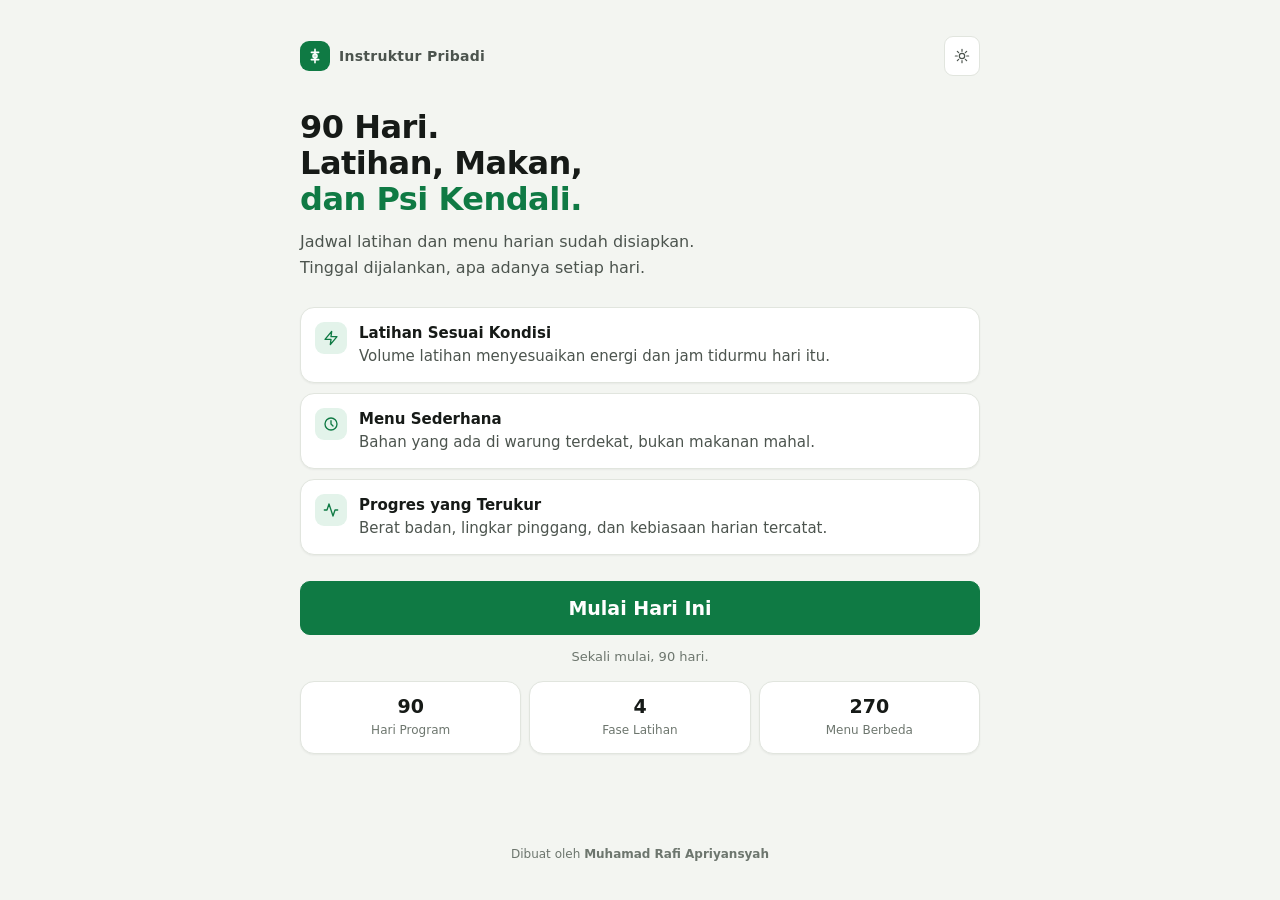
<file: index.html>
<!DOCTYPE html>
<html lang="id">
<head>
<meta charset="UTF-8">
<meta name="viewport" content="width=device-width, initial-scale=1.0, viewport-fit=cover">
<meta name="description" content="Program latihan 90 hari dengan menu harian yang dihitung dari target energi, kondisi tubuh, dan bahan yang kamu hindari. Data disimpan di perangkat sendiri.">
<meta name="theme-color" content="#0f7a44" media="(prefers-color-scheme: light)">
<meta name="theme-color" content="#0b1410" media="(prefers-color-scheme: dark)">
<meta name="color-scheme" content="light dark">
<meta name="apple-mobile-web-app-capable" content="yes">
<meta name="apple-mobile-web-app-status-bar-style" content="default">
<meta name="apple-mobile-web-app-title" content="Instruktur 90">
<link rel="icon" href="data:image/svg+xml,%3Csvg xmlns='http://www.w3.org/2000/svg' viewBox='0 0 24 24'%3E%3Crect width='24' height='24' rx='6' fill='%2300c853'/%3E%3Cpath d='M6.5 6.5h11M6.5 17.5h11M12 4v16' stroke='%23000' stroke-width='2' stroke-linecap='round' fill='none'/%3E%3C/svg%3E">
<meta http-equiv="Cache-Control" content="no-store, must-revalidate">
<title>Instruktur Pribadi 90 Hari</title>
<script>

(function () {
  try {
    var t = localStorage.getItem('ip90_theme');
    if (t !== 'light' && t !== 'dark') {
      t = (window.matchMedia && window.matchMedia('(prefers-color-scheme: dark)').matches) ? 'dark' : 'light';
    }
    document.documentElement.setAttribute('data-theme', t);
  } catch (e) {}
})();
</script>
<link rel="manifest" href="manifest.webmanifest">
<link rel="apple-touch-icon" href="icon-180.png">
<link rel="icon" href="icon-192.png" sizes="192x192">
<link rel="stylesheet" href="style.css?v=12">
</head>
<body>
<a class="skip-link" href="#lp-content">Langsung ke konten utama</a>

<!-- ---------------------------------------- LANDING -->
<div id="screen-la" class="screen active">
  <div class="la-bg"></div>
  <div class="la-grid"></div>
  <div class="la-wrap">

    <!-- Logo -->
    <div class="la-top">
      <div class="la-logo">
        <div class="la-logo-icon">
          <svg viewBox="0 0 24 24"><path d="M12 2v20M6.5 6.5h11M6.5 17.5h11"/><circle cx="12" cy="12" r="3"/></svg>
        </div>
        <span class="la-logo-text">Instruktur Pribadi</span>
      </div>
      <button class="theme-toggle" type="button" onclick="toggleTheme(this)" aria-label="Ganti mode gelap atau terang" title="Ganti tema">
        <span class="theme-toggle-icon"><svg viewBox="0 0 24 24"><circle cx="12" cy="12" r="4"/><path d="M12 2v3M12 19v3M2 12h3M19 12h3M5 5l2 2M17 17l2 2M19 5l-2 2M7 17l-2 2"/></svg></span>
      </button>
    </div>

    <!-- Headline -->
    <h1 class="la-headline">90 Hari.<br>Latihan, Makan,<br><span>dan Psi Kendali.</span></h1>
    <p class="la-sub">Jadwal latihan dan menu harian sudah disiapkan.<br>Tinggal dijalankan, apa adanya setiap hari.</p>

    <!-- Feature list -->
    <div class="la-features">
      <div class="la-feature">
        <div class="la-feature-icon">
          <svg viewBox="0 0 24 24"><path d="M13 2L3 14h9l-1 8 10-12h-9l1-8z"/></svg>
        </div>
        <div class="la-feature-text">
          <strong>Latihan Sesuai Kondisi</strong>
          Volume latihan menyesuaikan energi dan jam tidurmu hari itu.
        </div>
      </div>
      <div class="la-feature">
        <div class="la-feature-icon">
          <svg viewBox="0 0 24 24"><circle cx="12" cy="12" r="9"/><path d="M12 7v5l3 3"/></svg>
        </div>
        <div class="la-feature-text">
          <strong>Menu Sederhana</strong>
          Bahan yang ada di warung terdekat, bukan makanan mahal.
        </div>
      </div>
      <div class="la-feature">
        <div class="la-feature-icon">
          <svg viewBox="0 0 24 24"><polyline points="22 12 18 12 15 21 9 3 6 12 2 12"/></svg>
        </div>
        <div class="la-feature-text">
          <strong>Progres yang Terukur</strong>
          Berat badan, lingkar pinggang, dan kebiasaan harian tercatat.
        </div>
      </div>
    </div>

    <!-- CTA -->
    <div class="la-cta">
      <button class="btn btn-primary btn-full btn-lg" onclick="showScreen('lf')">
        Mulai Hari Ini
      </button>
      <p class="la-tagline">Sekali mulai, 90 hari.</p>
      <div class="la-stats">
        <div class="la-stat"><div class="la-stat-num">90</div><div class="la-stat-label">Hari Program</div></div>
        <div class="la-stat"><div class="la-stat-num">4</div><div class="la-stat-label">Fase Latihan</div></div>
        <div class="la-stat"><div class="la-stat-num">270</div><div class="la-stat-label">Menu Berbeda</div></div>
      </div>
    </div>

    <div class="la-footer">Dibuat oleh <strong>Muhamad Rafi Apriyansyah</strong></div>
  </div>
</div>

<!-- ---------------------------------------- FORM / ONBOARDING -->
<div id="screen-lf" class="screen">
  <div class="lf-wrap">
  
    <div class="lf-header">
      <div class="lf-back" onclick="showScreen('la')">
        <svg viewBox="0 0 24 24"><path d="m15 18-6-6 6-6"/></svg>
      </div>
      <div class="lf-header-text">
        <div class="lf-title">Data Awal</div>
        <div class="lf-subtitle">Isi sekali, program langsung siap</div>
      </div>
      <button class="theme-toggle" type="button" onclick="toggleTheme(this)" aria-label="Ganti mode gelap atau terang" title="Ganti tema">
        <span class="theme-toggle-icon"><svg viewBox="0 0 24 24"><circle cx="12" cy="12" r="4"/><path d="M12 2v3M12 19v3M2 12h3M19 12h3M5 5l2 2M17 17l2 2M19 5l-2 2M7 17l-2 2"/></svg></span>
      </button>
    </div>
  
    <!-- Step navigation -->
    <div class="onboard-steps">
      <div class="onboard-step active" id="os-1" onclick="setStep(1)">
        <div class="onboard-step-circle">1</div>
        <div class="onboard-step-label">Data</div>
      </div>
      <div class="onboard-step" id="os-2" onclick="setStep(2)">
        <div class="onboard-step-circle">2</div>
        <div class="onboard-step-label">Tujuan</div>
      </div>
      <div class="onboard-step" id="os-3" onclick="setStep(3)">
        <div class="onboard-step-circle">3</div>
        <div class="onboard-step-label">Makanan</div>
      </div>
    </div>
    <div class="onboard-nav">
      <button class="btn-btn" onclick="setStep(1)" disabled>1. Data</button>
      <button class="btn-btn" onclick="setStep(2)">2. Tujuan</button>
      <button class="btn-btn" onclick="setStep(3)">3. Makanan</button>
    </div>
    <div id="form-container">
      <!-- Nama -->
      <div class="form-group" data-step="1">
        <label class="form-label">Nama Kamu</label>
        <input type="text" class="form-input" id="f-name" placeholder="Contoh: Andi, Sari, Budi...">
        <div class="form-error-msg" id="err-name">
          <svg viewBox="0 0 24 24"><circle cx="12" cy="12" r="10"/><path d="M12 8v4m0 4h.01"/></svg>
          Masukkan namamu dulu.
        </div>
      </div>

      <!-- Berat & Target -->
      <div class="form-row">
        <div class="form-group" data-step="1">
          <label class="form-label">Berat Badan (kg)</label>
          <input type="number" class="form-input" id="f-weight" placeholder="70" min="30" max="200" oninput="checkWeightSafety()">
          <div class="form-error-msg" id="err-weight">
            <svg viewBox="0 0 24 24"><circle cx="12" cy="12" r="10"/><path d="M12 8v4m0 4h.01"/></svg>
            30-200 kg
          </div>
        </div>
        <div class="form-group" data-step="1">
          <label class="form-label">Target Berat (kg)</label>
          <input type="number" class="form-input" id="f-target-weight" placeholder="65" min="30" max="200" oninput="checkWeightSafety()">
          <div class="form-error-msg" id="err-target">
            <svg viewBox="0 0 24 24"><circle cx="12" cy="12" r="10"/><path d="M12 8v4m0 4h.01"/></svg>
            Masukkan target berat.
          </div>
        </div>
      </div>

      <div class="form-safety-warning" id="safety-warning">
        Target tidak aman: selisih berat tidak boleh lebih dari 20 kg. Sesuaikan dengan target yang lebih realistis untuk menjaga kesehatan.
      </div>

      <!-- Tinggi & Usia -->
      <div class="form-row">
        <div class="form-group" data-step="1">
          <label class="form-label">Tinggi Badan (cm)</label>
          <input type="number" class="form-input" id="f-height" placeholder="170" min="100" max="250">
          <div class="form-error-msg" id="err-height">
            <svg viewBox="0 0 24 24"><circle cx="12" cy="12" r="10"/><path d="M12 8v4m0 4h.01"/></svg>
            100-250 cm
          </div>
        </div>
        <div class="form-group" data-step="1">
          <label class="form-label">Usia (tahun)</label>
          <input type="number" class="form-input" id="f-age" placeholder="25" min="15" max="80">
          <div class="form-error-msg" id="err-age">
            <svg viewBox="0 0 24 24"><circle cx="12" cy="12" r="10"/><path d="M12 8v4m0 4h.01"/></svg>
            15-80 tahun
          </div>
        </div>
      </div>

      <!-- Jenis Kelamin -->
      <div class="form-group" data-step="1">
        <label class="form-label">Jenis Kelamin</label>
        <select class="form-select" id="f-gender">
          <option value="">Pilih jenis kelamin</option>
          <option value="m">Laki-laki</option>
          <option value="f">Perempuan</option>
        </select>
        <div class="form-error-msg" id="err-gender">
          <svg viewBox="0 0 24 24"><circle cx="12" cy="12" r="10"/><path d="M12 8v4m0 4h.01"/></svg>
          Pilih jenis kelamin.
        </div>
      </div>

      <!-- Aktivitas -->
      <div class="form-group" data-step="1">
        <label class="form-label">Tingkat Aktivitas Sehari-hari</label>
        <select class="form-select" id="f-activity">
          <option value="">Pilih tingkat aktivitas</option>
          <option value="1.2">Tidak aktif, kerja kantoran, jarang gerak</option>
          <option value="1.375">Sedikit aktif, olahraga 1-3x/minggu</option>
          <option value="1.55">Cukup aktif, olahraga 3-5x/minggu</option>
          <option value="1.725">Sangat aktif, olahraga 6-7x/minggu</option>
        </select>
        <div class="form-error-msg" id="err-activity">
          <svg viewBox="0 0 24 24"><circle cx="12" cy="12" r="10"/><path d="M12 8v4m0 4h.01"/></svg>
          Pilih tingkat aktivitas.
        </div>
      </div>

      <!-- Tujuan -->
      <div class="form-group" data-step="2">
        <label class="form-label">Tujuan Utama</label>
        <div class="form-goal-grid">
          <div class="form-goal-btn" onclick="selectGoal(this,'lose')">
            <div class="form-goal-icon">
              <svg viewBox="0 0 24 24"><path d="M12 19V5M5 12l7-7 7 7"/></svg>
            </div>
            <div class="form-goal-name">Turun</div>
            <div class="form-goal-desc">Di bawah kebutuhan</div>
          </div>
          <div class="form-goal-btn" onclick="selectGoal(this,'maintain')">
            <div class="form-goal-icon">
              <svg viewBox="0 0 24 24"><path d="M5 12h14M12 5l7 7-7 7"/></svg>
            </div>
            <div class="form-goal-name">Jaga</div>
            <div class="form-goal-desc">Sesuai kebutuhan</div>
          </div>
          <div class="form-goal-btn" onclick="selectGoal(this,'gain')">
            <div class="form-goal-icon">
              <svg viewBox="0 0 24 24"><path d="M12 5v14M5 12l7 7 7-7"/></svg>
            </div>
            <div class="form-goal-name">Naik</div>
            <div class="form-goal-desc">Di atas kebutuhan</div>
          </div>
        </div>
        <div class="form-error-msg" id="err-goal">
          <svg viewBox="0 0 24 24"><circle cx="12" cy="12" r="10"/><path d="M12 8v4m0 4h.01"/></svg>
          Pilih tujuanmu dulu.
        </div>
      </div>

      <!-- Makanan dihindari -->
      <div class="form-group" data-step="3">
        <label class="form-label">Makanan yang Ingin Dihindari <span>(opsional)</span></label>

        <div class="dislike-section-label">Protein</div>
        <div class="dislike-grid">
          <div class="dislike-chip" data-dislike="ayam" onclick="toggleDislike(this)">
            <span class="dislike-chip-icon">
              <svg viewBox="0 0 24 24"><path d="M20.84 4.61a5.5 5.5 0 0 0-7.78 0L12 5.67l-1.06-1.06a5.5 5.5 0 0 0-7.78 7.78l1.06 1.06L12 21.23l7.78-7.78 1.06-1.06a5.5 5.5 0 0 0 0-7.78z"/></svg>
            </span>
            <span class="dislike-chip-label">Ayam</span>
            <span class="dislike-chip-check">✓</span>
          </div>
          <div class="dislike-chip" data-dislike="telur" onclick="toggleDislike(this)">
            <span class="dislike-chip-icon">
              <svg viewBox="0 0 24 24"><ellipse cx="12" cy="13" rx="6" ry="8"/></svg>
            </span>
            <span class="dislike-chip-label">Telur</span>
            <span class="dislike-chip-check">✓</span>
          </div>
          <div class="dislike-chip" data-dislike="ikan" onclick="toggleDislike(this)">
            <span class="dislike-chip-icon">
              <svg viewBox="0 0 24 24"><path d="M18 10c-3.87 0-7 3.13-7 7h7V10zM6 10c3.87 0 7 3.13 7 7H6V10z"/><circle cx="12" cy="7" r="3"/></svg>
            </span>
            <span class="dislike-chip-label">Ikan</span>
            <span class="dislike-chip-check">✓</span>
          </div>
          <div class="dislike-chip" data-dislike="tempe" onclick="toggleDislike(this)">
            <span class="dislike-chip-icon">
              <svg viewBox="0 0 24 24"><rect x="3" y="8" width="18" height="8" rx="2"/><path d="M7 8V6M12 8V6M17 8V6"/></svg>
            </span>
            <span class="dislike-chip-label">Tempe</span>
            <span class="dislike-chip-check">✓</span>
          </div>
          <div class="dislike-chip" data-dislike="tahu" onclick="toggleDislike(this)">
            <span class="dislike-chip-icon">
              <svg viewBox="0 0 24 24"><rect x="4" y="4" width="16" height="16" rx="2"/></svg>
            </span>
            <span class="dislike-chip-label">Tahu</span>
            <span class="dislike-chip-check">✓</span>
          </div>
        </div>

        <div class="dislike-section-label dislike-mt">Karbohidrat</div>
        <div class="dislike-grid">
          <div class="dislike-chip" data-dislike="nasi" onclick="toggleDislike(this)">
            <span class="dislike-chip-icon">
              <svg viewBox="0 0 24 24"><path d="M3 11c0-4 3-7 9-7s9 3 9 7"/><path d="M3 11c0 5 4 8 9 8s9-3 9-8"/></svg>
            </span>
            <span class="dislike-chip-label">Nasi</span>
            <span class="dislike-chip-check">✓</span>
          </div>
          <div class="dislike-chip" data-dislike="mie instan" onclick="toggleDislike(this)">
            <span class="dislike-chip-icon">
              <svg viewBox="0 0 24 24"><path d="M5 12c0-2.8 2.2-5 5-5s5 2.2 5 5-2.2 5-5 5"/><path d="M15 12c0-2.8 2.2-5 5-5"/></svg>
            </span>
            <span class="dislike-chip-label">Mie Instan</span>
            <span class="dislike-chip-check">✓</span>
          </div>
        </div>

        <div class="dislike-section-label dislike-mt">Lainnya</div>
        <div class="dislike-grid">
          <div class="dislike-chip" data-dislike="gorengan" onclick="toggleDislike(this)">
            <span class="dislike-chip-icon">
              <svg viewBox="0 0 24 24"><path d="M4 20h16M8 20V9a4 4 0 0 1 8 0v11"/></svg>
            </span>
            <span class="dislike-chip-label">Gorengan</span>
            <span class="dislike-chip-check">✓</span>
          </div>
          <div class="dislike-chip" data-dislike="susu" onclick="toggleDislike(this)">
            <span class="dislike-chip-icon">
              <svg viewBox="0 0 24 24"><path d="M8 2h8l1 5H7L8 2z"/><path d="M7 7v12a2 2 0 0 0 2 2h6a2 2 0 0 0 2-2V7"/></svg>
            </span>
            <span class="dislike-chip-label">Susu</span>
            <span class="dislike-chip-check">✓</span>
          </div>
        </div>

        <div class="dislike-notice" id="dislike-notice" style="display:none;">
          Bahan yang dipilih tidak akan muncul selama 90 hari.
        </div>
        <div class="form-hint">Pilih bahan yang ingin dihindari, menu akan otomatis disesuaikan.</div>
      </div>

      <div class="lf-next-wrap" id="lf-next-wrap">
        <button class="btn btn-primary btn-full btn-lg" onclick="nextStep()">
          Lanjut &rarr;
        </button>
      </div>

      <div class="lf-submit-wrap">
        <button class="btn btn-primary btn-full btn-lg" id="submit-btn" onclick="handleFormSubmit()">
          Buat Program Saya
        </button>
      </div>
    </div>
  </div>
</div>

<!-- ---------------------------------------- HOME -->
<div id="screen-lh" class="screen">
  <div class="lh-wrap">
    <div class="lh-top">
      <div class="lh-logo-sm">90 Hari</div>
      <div class="lh-top-actions">
        <button class="theme-toggle" type="button" onclick="toggleTheme(this)" aria-label="Ganti mode gelap atau terang" title="Ganti tema">
          <span class="theme-toggle-icon"><svg viewBox="0 0 24 24"><circle cx="12" cy="12" r="4"/><path d="M12 2v3M12 19v3M2 12h3M19 12h3M5 5l2 2M17 17l2 2M19 5l-2 2M7 17l-2 2"/></svg></span>
        </button>
        <button class="lh-settings notif-bell" type="button" onclick="toggleNotifPanel(this)" title="Pengingat harian" aria-label="Atur pengingat harian" aria-expanded="false">
          <svg viewBox="0 0 24 24"><path d="M18 8a6 6 0 0 0-12 0c0 7-3 9-3 9h18s-3-2-3-9M13.7 21a2 2 0 0 1-3.4 0"/></svg>
          <span class="notif-dot" id="notif-dot" hidden></span>
        </button>
        <button class="lh-settings" type="button" onclick="showResetModal()" title="Hapus data" aria-label="Hapus semua data">
          <svg viewBox="0 0 24 24"><path d="M3 6h18M8 6V4a1 1 0 0 1 1-1h6a1 1 0 0 1 1 1v2M19 6l-1 14a2 2 0 0 1-2 2H8a2 2 0 0 1-2-2L5 6M10 11v6M14 11v6"/></svg>
        </button>
        <div class="notif-panel" id="notif-panel" hidden>
          <div class="notif-panel-title">Pengingat harian</div>
          <div class="notif-status" id="notif-status">-</div>
          <div class="notif-row">
            <label class="notif-switch">
              <input type="checkbox" id="notif-toggle" onchange="notifToggle(this.checked)">
              <span>Aktifkan</span>
            </label>
          </div>
          <div class="notif-row">
            <label for="notif-time" class="notif-label">Ingatkan pukul</label>
            <input class="notif-time" type="time" id="notif-time" onchange="notifSetJam(this.value)">
          </div>
          <div class="notif-btnrow">
            <button class="notif-btn" type="button" onclick="notifUji()">Coba sekarang</button>
          </div>
          <p class="notif-note">Notifikasi hanya muncul selama tab ini terbuka di peramban. Kalau tab ditutup, pengingat tidak bisa muncul. Begitu tab dibuka lagi, pengingat hari itu tetap dikirim saat itu juga.</p>
        </div>
      </div>
    </div>
    <div id="lh-greet" class="lh-greet">Halo,</div>
    <div id="lh-name" class="lh-name">-</div>
    <div id="lh-day" class="lh-day">Program dimulai hari ini</div>
    <div class="lh-actions">
      <button class="btn btn-primary btn-full btn-lg" onclick="showScreen('lp')" id="lh-main-btn">
        Lanjut Hari Ini
      </button>
      <div class="lh-reset-wrap">
        <button class="lh-reset-btn" onclick="showResetModal()">Mulai ulang program</button>
      </div>
    </div>
    <div class="lh-credit">by Muhamad Rafi Apriyansyah</div>
  </div>
</div>

<!-- ---------------------------------------- PROGRAM -->
<div id="screen-lp" class="screen">
  <div class="lp-inner">

    <!-- Top bar -->
    <div class="lp-topbar">
      <div class="lp-topbar-left">
        <div class="lp-back-btn" onclick="showScreen('lh')">
          <svg viewBox="0 0 24 24"><path d="m15 18-6-6 6-6"/></svg>
        </div>
        <div>
          <div class="lp-topbar-title" id="lp-title">Program Saya</div>
          <div class="lp-topbar-day" id="lp-day-label">Hari ke-1 dari 90</div>
        </div>
      </div>
      <div class="lp-topbar-right">
        <div class="lp-topbar-streak" id="lp-streak">Beruntun 0</div>
        <button class="theme-toggle" type="button" onclick="toggleTheme(this)" aria-label="Ganti mode gelap atau terang" title="Ganti tema">
          <span class="theme-toggle-icon"><svg viewBox="0 0 24 24"><circle cx="12" cy="12" r="4"/><path d="M12 2v3M12 19v3M2 12h3M19 12h3M5 5l2 2M17 17l2 2M19 5l-2 2M7 17l-2 2"/></svg></span>
        </button>
      </div>
    </div>

    <!-- Tab content -->
    <div class="lp-content" id="lp-content">

      <!-- Tab Hari Ini -->
      <div class="tab-pane active" id="tab-dashboard">
        <div class="dash-pad">
          <!-- Mode perawatan: muncul hanya setelah hari ke-90 -->
          <div id="maint-banner" class="maint-banner hidden"></div>
          <!-- Aksi berikutnya: satu kartu, berubah sendiri mengikuti status -->
<div class="dash-now" id="dash-now"></div>

<!-- Tiga angka ringkas. Sisanya ada di rincian bawah -->
<div class="dash-status">
  <div class="dash-status-item">
    <div class="dash-status-val txt-accent" id="dash-cal-total">-</div>
    <div class="dash-status-label">Kalori Menu</div>
  </div>
  <div class="dash-status-item">
    <div class="dash-status-val txt-blue" id="dash-cal-protein">-</div>
    <div class="dash-status-label">Protein</div>
  </div>
  <div class="dash-status-item">
    <div class="dash-status-val" id="dash-day-pct">0%</div>
    <div class="dash-status-label">Progres Hari Ini</div>
  </div>
</div>

<!-- Peringatan keselamatan: tidak pernah dilipat, selalu terlihat -->
<div id="dash-warnings-wrap"></div>

<!-- Rincian. <details> native: bisa dibuka keyboard, tanpa JS. -->
<details class="dash-more">
  <summary class="dash-more-sum">Rincian Hari Ini</summary>
  <div class="dash-more-body">
    <div class="dash-day-hero">
      <div class="dash-day-num" id="dash-day-num">HARI KE-1 DARI 90</div>
      <div class="dash-day-title" id="dash-day-title">Hari Pertama</div>
      <div class="dash-day-phase" id="dash-day-phase">Fase: -</div>
    </div>
    <div id="ux-daily-focus-wrap"></div>
    <div class="dash-intensity-card" id="dash-intensity-card" hidden>
      <div class="dash-intensity-left">
        <div class="dash-intensity-icon">
          <svg viewBox="0 0 24 24"><path d="M13 2L3 14h9l-1 8 10-12h-9l1-8z"/></svg>
        </div>
        <div class="dash-intensity-info">
          <div class="dash-intensity-label">Intensitas Hari Ini</div>
          <div class="dash-intensity-val" id="dash-intensity-val">-</div>
        </div>
      </div>
      <div class="dash-intensity-badge" id="dash-intensity-badge">-</div>
    </div>
    <div class="dash-water-card" id="dash-water-card">
      <div class="dash-water-icon">
        <svg viewBox="0 0 24 24"><path d="M12 2.69l5.66 5.66a8 8 0 1 1-11.31 0z"/></svg>
      </div>
      <div class="dash-water-info">
        <div class="dash-water-title">Target Air Harian</div>
        <div class="dash-water-val" id="dash-water-val">- ml</div>
        <div class="dash-water-hint">30-35 ml x berat badanmu</div>
      </div>
      <div class="water-tracker">
        <div class="water-done">
          <span class="water-done-val" id="water-done-val">0 ml</span>
          <span class="water-done-label" id="water-done-label">dari 0 ml</span>
        </div>
        <div class="water-bar"><div class="water-bar-fill" id="water-bar-fill" style="width:0%"></div></div>
        <div class="water-btns">
          <button class="water-btn" type="button" onclick="tambahAir(250)">+ 250 ml</button>
          <button class="water-btn" type="button" onclick="tambahAir(500)">+ 500 ml</button>
          <button class="water-btn water-btn-ghost" type="button" onclick="resetAir()">Ulangi</button>
        </div>
      </div>
    </div>
    <div class="dash-adapt-notice" id="dash-adapt-notice" hidden>
      <div class="dash-adapt-title">Minggu Adaptasi (Hari 1-7)</div>
      <div class="dash-adapt-list">
        <div class="dash-adapt-item">Kurangi porsi makan secara bertahap, tidak perlu langsung ketat</div>
        <div class="dash-adapt-item">Kurangi gula, hindari minuman manis dan makanan bergula tinggi</div>
        <div class="dash-adapt-item">Hindari makanan yang digoreng deep-fry</div>
      </div>
    </div>
    <div class="dash-sub-label">Komposisi Menu</div>
    <div class="dash-macro-row">
      <div class="dash-macro-item"><div class="dash-macro-v" id="dash-cal-carb">-</div><div class="dash-macro-l">Karbo</div></div>
      <div class="dash-macro-item"><div class="dash-macro-v txt-muted" id="dash-cal-fat">-</div><div class="dash-macro-l">Lemak</div></div>
      <div class="dash-macro-item"><div class="dash-macro-v txt-accent" id="dash-cal-fiber">-</div><div class="dash-macro-l">Serat</div></div>
    </div>
    <div class="dash-progress-section">
      <div class="dash-prog-item">
        <div class="dash-prog-info"><div class="dash-prog-name">Latihan</div></div>
        <div class="dash-prog-bar"><div class="dash-prog-bar-fill" id="prog-workout-bar" style="width:0%"></div></div>
      </div>
      <div class="dash-prog-item">
        <div class="dash-prog-info"><div class="dash-prog-name">Makan (<span id="prog-meal-count">0</span>/5)</div></div>
        <div class="dash-prog-bar"><div class="dash-prog-bar-fill" id="prog-meal-bar" style="width:0%"></div></div>
      </div>
    </div>
    <div class="dash-guide" id="dash-guide">
      <div class="dash-guide-label" id="dash-guide-label">Panduan</div>
      <div class="dash-guide-msg" id="dash-guide-msg">Memuat panduan...</div>
    </div>
    <div class="dash-sub-label">90 Hari Perjalananmu</div>
    <div class="dash-90-section">
      <div class="dash-90-dots" id="dash-90-dots"></div>
    </div>
  </div>
</details>

        </div>
      </div>

      <!-- Latihan Tab -->
      <div class="tab-pane" id="tab-latihan">
        <div class="workout-pad">
          <div id="workout-lock-overlay" class="workout-lock-overlay hidden">
            <div class="lock-icon">
              <svg viewBox="0 0 24 24"><rect x="3" y="11" width="18" height="11" rx="2"/><path d="M7 11V7a5 5 0 0 1 10 0v4"/></svg>
            </div>
            <div class="lock-title">Cek Kondisi Dulu</div>
            <div class="lock-sub">Ceritakan energi dan tidurmu hari ini agar latihan disesuaikan dengan kondisi tubuhmu.</div>
            <button class="btn btn-primary btn-full" onclick="showEnergyModal()">Mulai Latihan</button>
          </div>
          <div class="workout-header">
            <div class="workout-type-badge" id="workout-type-badge"></div>
            <div class="workout-title" id="workout-title">Memuat Latihan...</div>
            <div class="workout-meta" id="workout-meta"></div>
            <div class="workout-time-rec" id="workout-time-rec"></div>
          </div>
          <div class="exercise-list" id="exercise-list"></div>
          <div class="workout-done-wrap" id="workout-done-wrap"></div>
          <div class="workout-notes-section hidden" id="workout-notes-section">
            <div class="workout-notes-title">Catatan Kondisi Tubuh</div>
            <textarea class="workout-notes-textarea" id="workout-notes-input" placeholder="Catat rasa nyeri, kelelahan, atau pengalaman latihan hari ini..." disabled></textarea>
            <button class="workout-notes-save" id="workout-notes-save-btn" onclick="saveWorkoutNotes()" disabled>Simpan Catatan</button>
            <div class="workout-notes-saved" id="notes-saved-msg">Catatan tersimpan</div>
          </div>
        </div>
      </div>

      <!-- Menu Tab -->
      <div class="tab-pane" id="tab-menu">
        <div class="menu-pad">
          <div class="menu-cal-header">
            <div class="menu-cal-total" id="menu-cal-total">- kkal</div>
            <div class="menu-cal-label">Total Kalori Menu Hari Ini</div>
            <div class="menu-target-line" id="menu-target-line"></div>
            <div class="menu-macro-pills" id="menu-macro-pills"></div>
          </div>
          <div id="ux-meal-guidance-wrap"></div>
          <div id="menu-floor-notice" class="menu-floor-notice hidden"></div>
          <div id="menu-adapt-notice" class="menu-adapt-notice hidden">
            <strong>Minggu Adaptasi (Hari 1-7):</strong> Porsi bisa disesuaikan dengan kebiasaan makan sehari-hari. Kurangi gula dan gorengan secara bertahap, tidak perlu langsung drastis.
          </div>
          <div class="meal-cat-row" id="meal-cat-row" role="group" aria-label="Saring menu per waktu makan">
            <button class="meal-cat-chip active" type="button" data-cat="semua" onclick="filterMenuCat(this)">Semua</button>
            <button class="meal-cat-chip" type="button" data-cat="pagi" onclick="filterMenuCat(this)">Sarapan</button>
            <button class="meal-cat-chip" type="button" data-cat="siang" onclick="filterMenuCat(this)">Makan Siang</button>
            <button class="meal-cat-chip" type="button" data-cat="snack" onclick="filterMenuCat(this)">Snack</button>
            <button class="meal-cat-chip" type="button" data-cat="malam" onclick="filterMenuCat(this)">Makan Malam</button>
            <button class="meal-cat-chip" type="button" data-cat="minuman" onclick="filterMenuCat(this)">Minuman</button>
          </div>
          <div class="meal-cards" id="meal-cards"></div>
          <details class="menu-rec-section" id="menu-rec-section">
            <summary class="menu-rec-sum">
              <span class="menu-rec-sum-title">Menu lain yang cocok</span>
              <span class="menu-rec-sum-hint">Alternatif dari kategori yang sama, kalori tetap sesuai target.</span>
            </summary>
            <div class="menu-rec-list" id="menu-rec-list"></div>
          </details>
        </div>
      </div>

      <!-- Progress Tab -->
      <div class="tab-pane" id="tab-progress">
        <div class="prog-pad">
          <div class="prog-overview" id="prog-overview"></div>

          <div class="prog-tracking-card">
            <div class="prog-tracking-title">Catat Data Tubuh Hari Ini</div>
            <div class="prog-tracking-row">
              <div class="prog-tracking-input-wrap">
                <label class="prog-tracking-label">Berat Badan (kg)</label>
                <input type="number" class="prog-tracking-input" id="track-weight" placeholder="70.5" step="0.1">
              </div>
              <div class="prog-tracking-input-wrap">
                <label class="prog-tracking-label">Lingkar Pinggang (cm)</label>
                <input type="number" class="prog-tracking-input" id="track-waist" placeholder="80" step="0.1">
              </div>
            </div>
            <button class="prog-tracking-save" onclick="saveBodyTracking()">Simpan Data</button>
            <div class="prog-tracking-saved" id="tracking-saved-msg">Data tersimpan</div>
            <div class="prog-validation-warn" id="weight-drop-warn">Berat badanmu turun lebih dari 1.5 kg dalam seminggu. Pertimbangkan untuk menyesuaikan pola makan agar tetap sehat.</div>
          </div>

          <div class="prog-chart-card">
            <div class="prog-chart-title">Grafik Berat Badan</div>
            <div class="prog-chart-wrap" id="prog-chart-wrap">
              <div class="prog-chart-empty" id="prog-chart-empty">Belum ada data. Isi di atas untuk mulai merekam.</div>
              <canvas id="weight-chart" style="display:none;"></canvas>
              <svg id="weight-chart-fallback" class="prog-chart-svg" viewBox="0 0 640 240" preserveAspectRatio="none" style="display:none;" role="img" aria-label="Grafik berat badan"></svg>
            </div>
          </div>

          <div class="prog-journal-card">
            <div class="prog-journal-title">Catatan Kondisi Tubuh</div>
            <div class="prog-journal-hint">Catat nyeri, kelelahan, atau cedera untuk membantu menyesuaikan intensitas latihan besok.</div>
            <div class="prog-journal-row">
              <div class="prog-journal-field">
                <textarea class="prog-journal-textarea" id="journal-notes" placeholder="Contoh: Lutut sedikit nyeri, capek berat setelah latihan, sakit punggung..."></textarea>
              </div>
            </div>
            <button class="prog-journal-save" onclick="saveHealthJournal()">Simpan Catatan</button>
            <div class="prog-journal-saved" id="journal-saved-msg">Catatan tersimpan</div>
          </div>

          <div class="prog-phase-card" id="prog-phase-card"></div>
          <div class="prog-weekly-section" id="prog-weekly-section"></div>
          <div class="prog-goal-section" id="prog-goal-section"></div>

          <details class="data-card">
            <summary class="data-card-sum">Data &amp; Pengaturan</summary>
            <div class="data-card-body">

              <div class="data-row">
                <div class="data-info">
                  <div class="data-label">Getar saat timer selesai</div>
                  <div class="data-hint">Bergetar singkat kalau perangkatmu mendukung.</div>
                </div>
                <label class="switch">
                  <input type="checkbox" id="set-vibrate" onchange="setVibrate(this.checked)">
                  <span class="switch-box"></span>
                </label>
              </div>

              <div class="data-row">
                <div class="data-info">
                  <div class="data-label">Bunyi saat set selesai</div>
                  <div class="data-hint">Bunyi singkat tiap set tuntas. Berguna di iPhone, karena getar tidak didukung iOS.</div>
                </div>
                <label class="switch">
                  <input type="checkbox" id="set-sound" onchange="setSound(this.checked)">
                  <span class="switch-box"></span>
                </label>
              </div>

              <div class="data-row">
                <div class="data-info">
                  <div class="data-label">Ikuti tema perangkat</div>
                  <div class="data-hint">Matikan kalau mau selalu terang atau selalu gelap.</div>
                </div>
                <label class="switch">
                  <input type="checkbox" id="set-follow-theme" onchange="setFollowSystemTheme(this.checked)">
                  <span class="switch-box"></span>
                </label>
              </div>

              <div class="data-divider"></div>
              <div class="data-label">Cadangkan data</div>
              <div class="data-hint">Semua data tersimpan di perangkat ini saja. Unduh berkas supaya tidak hilang saat peramban dibersihkan atau ganti perangkat.</div>
              <div class="data-actions">
                <button class="btn btn-outline" type="button" onclick="exportData()">Unduh Data</button>
                <button class="btn btn-outline" type="button" onclick="document.getElementById('import-file').click()">Impor Data</button>
                <button class="btn btn-outline" type="button" onclick="printMenu()">Cetak Menu</button>
              </div>
              <input type="file" id="import-file" accept="application/json,.json" hidden onchange="importData(this)">
              <div class="data-msg" id="data-msg"></div>
            </div>
          </details>

          <div class="prog-footer">
            Instruktur Pribadi 90 Hari · by Muhamad Rafi Apriyansyah
          </div>
        </div>
      </div>
    </div>

    <!-- Bottom Navigation -->
    <div class="lp-tabs" role="tablist" aria-label="Bagian program">
      <button class="lp-tab active" role="tab" aria-selected="true" onclick="switchTab(this,'dashboard')">
        <span class="lp-tab-icon">
          <svg viewBox="0 0 24 24"><rect x="3" y="3" width="7" height="7" rx="1"/><rect x="14" y="3" width="7" height="7" rx="1"/><rect x="3" y="14" width="7" height="7" rx="1"/><rect x="14" y="14" width="7" height="7" rx="1"/></svg>
        </span>
        <span class="lp-tab-label">Hari Ini</span>
      </button>
      <button class="lp-tab" role="tab" aria-selected="false" onclick="switchTab(this,'latihan')">
        <span class="lp-tab-icon">
          <svg viewBox="0 0 24 24"><path d="M6.5 6.5a5 5 0 0 1 11 0v1a5 5 0 0 1-11 0v-1z"/><path d="M4 8h2M18 8h2M12 16v4M9 20h6"/></svg>
        </span>
        <span class="lp-tab-label">Latihan</span>
      </button>
      <button class="lp-tab" role="tab" aria-selected="false" onclick="switchTab(this,'menu')">
        <span class="lp-tab-icon">
          <svg viewBox="0 0 24 24"><path d="M18 8h1a4 4 0 0 1 0 8h-1"/><path d="M2 8h16v9a4 4 0 0 1-4 4H6a4 4 0 0 1-4-4V8z"/><line x1="6" y1="1" x2="6" y2="4"/><line x1="10" y1="1" x2="10" y2="4"/><line x1="14" y1="1" x2="14" y2="4"/></svg>
        </span>
        <span class="lp-tab-label">Menu</span>
      </button>
      <button class="lp-tab" role="tab" aria-selected="false" onclick="switchTab(this,'progress')">
        <span class="lp-tab-icon">
          <svg viewBox="0 0 24 24"><polyline points="22 12 18 12 15 21 9 3 6 12 2 12"/></svg>
        </span>
        <span class="lp-tab-label">Progress</span>
      </button>
    </div>
  </div>
</div>

<!-- ---------------------------------------- RESET MODAL -->
<div class="modal-overlay" id="reset-modal" role="dialog" aria-modal="true" aria-label="Mulai ulang program">
  <div class="modal-box">
    <div class="modal-title">Mulai Ulang Program?</div>
    <div class="modal-body">Semua data program, progres, beruntun, dan riwayat akan dihapus permanen. Kamu akan kembali ke halaman awal.<br><br>Yakin ingin melanjutkan?</div>
    <div class="modal-actions">
      <button class="btn btn-outline btn-full" onclick="closeResetModal()">Batal</button>
      <button class="btn btn-danger btn-full" onclick="resetAll()">Ya, Hapus Semua</button>
    </div>
  </div>
</div>

<!-- ---------------------------------------- ENERGY CHECK MODAL -->
<div class="energy-modal-overlay" id="energy-modal" role="dialog" aria-modal="true" aria-label="Cek kondisi tubuh hari ini" onclick="closeEnergyModal()">
  <div class="energy-modal-box" onclick="event.stopPropagation()">
    <div class="energy-modal-title">Cek Kondisimu Hari Ini</div>
    <div class="energy-modal-sub">Jawab sebentar biar latihan disesuaikan dengan kondisi tubuhmu.</div>

    <div class="energy-label">Seberapa Energimu?</div>
    <div class="energy-stars" id="energy-stars" role="radiogroup" aria-label="Tingkat energi hari ini">
      <div class="energy-star" role="radio" tabindex="0" aria-checked="false" aria-label="Energi 1" onclick="selectEnergy(1)">1</div>
      <div class="energy-star" role="radio" tabindex="0" aria-checked="false" aria-label="Energi 2" onclick="selectEnergy(2)">2</div>
      <div class="energy-star" role="radio" tabindex="0" aria-checked="false" aria-label="Energi 3" onclick="selectEnergy(3)">3</div>
      <div class="energy-star" role="radio" tabindex="0" aria-checked="false" aria-label="Energi 4" onclick="selectEnergy(4)">4</div>
      <div class="energy-star" role="radio" tabindex="0" aria-checked="false" aria-label="Energi 5" onclick="selectEnergy(5)">5</div>
    </div>
    <div id="energy-star-err" class="field-err">Pilih dulu tingkat energimu.</div>

    <div class="energy-label">Berapa jam kamu tidur tadi malam?</div>
    <div class="sleep-input-wrap">
      <input type="number" class="sleep-input" id="energy-sleep" placeholder="7" min="1" max="12" step="0.5"
        oninput="updateEnergyConfirmBtn();updateIntensityPreview();">
      <span class="sleep-input-unit">jam</span>
    </div>
    <div id="energy-sleep-err" class="field-err">Masukkan jam tidur (1-12 jam).</div>

    <div class="intensity-preview" id="intensity-preview" aria-live="polite">
      Pilih energi dan jam tidur untuk melihat intensitas latihan hari ini.
    </div>
    <div class="ux-energy-hint hidden" id="ux-energy-hint"></div>

    <button class="btn btn-primary btn-full energy-confirm" id="energy-confirm-btn"
      onclick="confirmEnergyCheck()" disabled>
      Mulai Latihan
    </button>
    <button class="btn btn-ghost btn-full energy-skip" onclick="closeEnergyModal()">Nanti Saja</button>
  </div>
</div>

<script src="utils.js?v=1"></script>
<script>
document.addEventListener('input', function(e) {
  if (e.target.classList && e.target.classList.contains('input-error')) {
    e.target.classList.remove('input-error');
    var formGroup = e.target.closest('.form-group');
    if (formGroup) {
      var errEl = formGroup.querySelector('.form-error-msg');
      if (errEl) errEl.style.display = 'none';
    }
  }
});
</script>
<script src="nutrition.js?v=1"></script>
<script src="recipes.js?v=1"></script>
<script src="notif.js?v=1"></script>
<script src="ilustrasi.js?v=12"></script>
<script src="animasi.js?v=1"></script>
<script src="script.js?v=12"></script>
<script>
// Tanpa ini layar pertama tidak terlihat kalau script.js gagal dimuat.
window.addEventListener('load', function () {
  if (!document.querySelector('.screen.active')) {
    document.getElementById('screen-la').classList.add('active');
  }
});
</script>
<!-- Service Worker untuk offline support -->
<script>
if ('serviceWorker' in navigator) {
  window.addEventListener('load', () => {
    navigator.serviceWorker.register('sw.js?v=1')
      .then(registration => {
        console.log('SW terdaftar:', registration.scope);
      })
      .catch(registrationError => {
        console.error('Gagal mendaftar SW:', registrationError);
      });
  });
}
</script>
<!-- Backup otomatis -->
<script src="backup.js?v=2"></script>
<script>
window.addEventListener('load', function () {
  if (!document.querySelector('.screen.active')) {
    document.getElementById('screen-la').classList.add('active');
  }
  maybeAutoBackup();
});
</script>
</html>
</file>
<file: style.css>
/* Design tokens */
:root,
[data-theme="light"]{
  color-scheme:light;
  --bg:#f3f5f1;
  --surface:#ffffff;
  --card:#ffffff;
  --card2:#eef1ec;
  --border:#e1e5de;
  --border2:#ccd3c8;

  --accent:#0f7a44;
  --accent-strong:#0c6538;
  --accent-ink:#ffffff;
  --accent-dim:#e3f3ea;
  --accent-line:#bfe3d1;

  --text:#161a17;
  --text2:#4c544e;
  --text3:#6d766e;

  --red:#bf3a30;    --red-dim:#fbeae7;    --red-line:#eec9c5;
  --amber:#98630f;  --amber-dim:#faf0da;  --amber-line:#ebd7ad;
  --blue:#2359c6;   --blue-dim:#e8eefc;   --blue-line:#ccdbf7;
  --orange:#ad5a1a; --orange-dim:#fbeee0; --orange-line:#f0d8c2;
  --yellow:#87670a; --yellow-dim:#f9f2d4;
  --purple:#6143bd; --purple-dim:#ece8fa;

  --overlay:rgba(18,26,21,.5);
  --on-red:#ffffff;
  --save-hover:#d5ecdf;
  --danger-hover:#f7dcd8;

  --shadow-sm:0 1px 2px rgba(18,26,21,.05);
  --shadow:0 1px 2px rgba(18,26,21,.05),0 4px 12px -6px rgba(18,26,21,.10);
}

[data-theme="dark"]{
  color-scheme:dark;
  --bg:#111412;
  --surface:#191d1a;
  --card:#191d1a;
  --card2:#232823;
  --border:#2c322d;
  --border2:#3b423c;

  --accent:#3fca7f;
  --accent-strong:#54d68f;
  --accent-ink:#0a1c12;
  --accent-dim:#152a1f;
  --accent-line:#274c39;

  --text:#e9ecea;
  --text2:#a6ada7;
  --text3:#79827b;

  --red:#f0837c;    --red-dim:#2c1a19;    --red-line:#4a2a27;
  --amber:#e0b25a;  --amber-dim:#2a2314;  --amber-line:#453a1f;
  --blue:#84adf4;   --blue-dim:#16202f;   --blue-line:#28384f;
  --orange:#e59a5a; --orange-dim:#2a1f14; --orange-line:#46321f;
  --yellow:#dcc35f; --yellow-dim:#2a2713;
  --purple:#b09cf0; --purple-dim:#201b30;

  --overlay:rgba(0,0,0,.62);
  --on-red:#2b1614;
  --save-hover:#1b3828;
  --danger-hover:#3a2422;

  --shadow-sm:0 1px 2px rgba(0,0,0,.3);
  --shadow:0 1px 2px rgba(0,0,0,.3),0 6px 16px -8px rgba(0,0,0,.5);
}

:root{
  --r:14px;
  --r-sm:9px;
  --r-md:12px;
  
  --fs-2xs:.75rem;
  --fs-xs:.8125rem;
  --fs-sm:.875rem;
  --fs-md:.9375rem;
  --fs-lg:1rem;
  --fs-xl:1.1875rem;
  
  --font-m:ui-monospace,SFMono-Regular,Consolas,"Liberation Mono",Menlo,monospace;
  
  --font-h:system-ui,-apple-system,"Segoe UI",Roboto,"Helvetica Neue",Arial,sans-serif;
  --font-b:system-ui,-apple-system,"Segoe UI",Roboto,"Helvetica Neue",Arial,sans-serif;
}

/* Base */
*,*::before,*::after{box-sizing:border-box}
html{font-size:16px;-webkit-text-size-adjust:100%}
body{
  margin:0;
  background:var(--bg);
  color:var(--text);
  font-family:var(--font-b);
  font-size:1rem;
  line-height:1.6;
  min-height:100vh;
  min-height:100dvh;
  -webkit-font-smoothing:antialiased;
}
h1,h2,h3,h4,p,figure{margin:0}
button,input,select,textarea{font-family:inherit;font-size:1rem;color:inherit}
button{cursor:pointer}
:focus-visible{outline:2px solid var(--accent);outline-offset:2px;border-radius:5px}

/* Mobile: tap langsung, tanpa jeda 300ms dan tanpa zoom dobel-tap */
button,a,summary,input,select,textarea{touch-action:manipulation}
button,.lp-tab,summary{-webkit-tap-highlight-color:transparent}
/* Mobile: cegah pull-to-refresh tak sengaja saat di layar program */
#screen-lp .lp-inner{overscroll-behavior-y:contain}

/* Utilities */
.hidden{display:none!important}
.txt-accent{color:var(--accent)}
.txt-blue{color:var(--blue)}
.txt-orange{color:var(--orange)}
.txt-muted{color:var(--text2)}
.section-label{font-size:0.8125rem;font-weight:700;letter-spacing:.06em;text-transform:uppercase;color:var(--text3);margin-bottom:8px}
.field-err{display:none;font-size:0.8125rem;color:var(--amber);margin:4px 0 10px}
.icon{width:16px;height:16px;flex-shrink:0;stroke:currentColor;fill:none;stroke-width:1.8;stroke-linecap:round;stroke-linejoin:round}

/* Theme toggle */
.theme-toggle{
  width:36px;height:36px;border-radius:9px;background:var(--card);
  border:1px solid var(--border);display:flex;align-items:center;justify-content:center;
  cursor:pointer;color:var(--text2);flex-shrink:0;transition:background .15s,color .15s;
}
.theme-toggle:hover{background:var(--card2);color:var(--text)}
.theme-toggle-icon{display:flex}
.theme-toggle-icon svg{width:16px;height:16px;stroke:currentColor;fill:none;stroke-width:1.8;stroke-linecap:round;stroke-linejoin:round}

/* Screens */
.screen{display:none;min-height:100vh;min-height:100dvh;flex-direction:column}
.screen.active{display:flex;align-items:center}

/* Buttons */
.btn{
  display:inline-flex;align-items:center;justify-content:center;gap:8px;
  padding:12px 18px;border-radius:10px;border:1px solid transparent;
  background:var(--card);color:var(--text);font-weight:600;
  transition:background .15s,border-color .15s,color .15s;
}
.btn:hover{background:var(--card2)}
.btn:active{transform:translateY(1px)}
.btn:disabled{opacity:.5;cursor:not-allowed;transform:none}
.btn-primary{background:var(--accent);border-color:var(--accent);color:var(--accent-ink);font-weight:700}
.btn-primary:hover{background:var(--accent-strong)}
.btn-outline{background:transparent;border-color:var(--border2)}
.btn-outline:hover{background:var(--card2)}
.btn-danger{background:var(--red-dim);border-color:var(--red-line);color:var(--red)}
.btn-danger:hover{background:var(--danger-hover)}
.btn-full{width:100%}
.btn-lg{padding:15px 20px;font-size:1.1875rem}
.btn-sm{padding:8px 12px;font-size:0.875rem}

/* Cards */
.card,
.la-feature,.la-stat,.dash-day-hero,.dash-intensity-card,.dash-water-card,
.dash-progress-section,.dash-guide,.workout-header,.exercise-card,
.menu-cal-header,.meal-card,.prog-stat-card,.prog-tracking-card,
.prog-chart-card,.prog-journal-card,.prog-phase-card,.prog-weekly-section,
.prog-goal-section,.modal-box,.energy-modal-box,.workout-lock-overlay,
.workout-done-wrap,.workout-notes-section,.dash-90-dots{
  background:var(--card);
  border:1px solid var(--border);
  border-radius:var(--r);
  box-shadow:var(--shadow-sm);
}

/* Badges */
.badge{
  display:inline-flex;align-items:center;gap:5px;padding:3px 9px;border-radius:99px;
  font-size:0.75rem;font-weight:600;border:1px solid var(--border2);
  color:var(--text2);background:var(--card2);
}
.badge-green{background:var(--accent-dim);border-color:var(--accent-line);color:var(--accent)}
.badge-blue{background:var(--blue-dim);border-color:var(--blue-line);color:var(--blue)}
.badge-orange{background:var(--orange-dim);border-color:var(--orange-line);color:var(--orange)}

.la-wrap{width:100%;max-width:480px;margin:0 auto;padding:calc(36px + env(safe-area-inset-top)) 20px 36px;min-height:100vh;min-height:100dvh;display:flex;flex-direction:column;box-sizing:border-box}
.la-bg,.la-grid{display:none}
.la-logo{display:flex;align-items:center;gap:9px;margin-bottom:34px}
.la-logo-icon{width:30px;height:30px;border-radius:9px;background:var(--accent);display:flex;align-items:center;justify-content:center}
.la-logo-icon svg{width:16px;height:16px;stroke:var(--accent-ink);fill:none;stroke-width:2.4;stroke-linecap:round}
.la-logo-text{font-family:var(--font-h);font-size:0.875rem;font-weight:700;color:var(--text2);letter-spacing:.02em}
.la-headline{font-family:var(--font-h);font-size:2rem;font-weight:800;line-height:1.12;letter-spacing:-.5px;margin-bottom:12px}
.la-headline span{color:var(--accent)}
.la-sub{font-size:1rem;color:var(--text2);margin-bottom:26px}
.la-features{display:flex;flex-direction:column;gap:10px;margin-bottom:26px}
.la-feature{display:flex;gap:12px;align-items:flex-start;padding:14px}
.la-feature-icon{width:32px;height:32px;border-radius:9px;background:var(--accent-dim);display:flex;align-items:center;justify-content:center;flex-shrink:0}
.la-feature-icon svg{width:16px;height:16px;stroke:var(--accent);fill:none;stroke-width:2;stroke-linecap:round;stroke-linejoin:round}
.la-feature-text{font-size:0.9375rem;color:var(--text2);line-height:1.5}
.la-feature-text strong{display:block;color:var(--text);font-size:0.9375rem;font-weight:600;margin-bottom:1px}
.la-tagline{text-align:center;margin-top:12px;font-size:0.8125rem;color:var(--text3)}
.la-stats{display:grid;grid-template-columns:repeat(3,1fr);gap:8px;margin-top:14px}
.la-stat{padding:13px 8px;text-align:center}
.la-stat-num{font-family:var(--font-h);font-weight:800;font-size:1.1875rem;line-height:1.2}
.la-stat-label{font-size:0.75rem;color:var(--text3);margin-top:3px}
.la-footer{margin-top:auto;padding-top:30px;text-align:center;font-size:0.75rem;color:var(--text3)}

.lf-wrap{width:100%;max-width:480px;margin:0 auto;padding:calc(12px + env(safe-area-inset-top)) 20px 28px;box-sizing:border-box}
.lf-header{display:flex;align-items:center;gap:12px;padding:16px 0 18px}
.lf-back,.lp-back-btn,.lh-settings{
  width:36px;height:36px;border-radius:9px;background:var(--card);
  border:1px solid var(--border);display:flex;align-items:center;justify-content:center;
  cursor:pointer;color:var(--text2);flex-shrink:0;transition:background .15s,color .15s;
}
.lf-back:hover,.lp-back-btn:hover,.lh-settings:hover{background:var(--card2);color:var(--text)}
.lf-back svg,.lp-back-btn svg,.lh-settings svg{width:16px;height:16px;stroke:currentColor;fill:none;stroke-width:2;stroke-linecap:round;stroke-linejoin:round}
.lf-title{font-family:var(--font-h);font-weight:700;font-size:1.1875rem}
.lf-subtitle{font-size:0.875rem;color:var(--text2)}

.form-group{margin-bottom:16px}
.form-label{display:block;font-size:0.875rem;font-weight:600;color:var(--text2);margin-bottom:7px}
.form-label span{font-weight:400;color:var(--text3)}
.form-input,.form-select,.prog-tracking-input,.sleep-input,
.workout-notes-textarea,.prog-journal-textarea{
  width:100%;background:var(--surface);border:1px solid var(--border2);
  border-radius:var(--r-sm);padding:11px 13px;color:var(--text);outline:none;
  
  font-size:16px;
  transition:border-color .15s,box-shadow .15s;
}
.form-input:focus,.form-select:focus,.prog-tracking-input:focus,.sleep-input:focus,
.workout-notes-textarea:focus,.prog-journal-textarea:focus{
  border-color:var(--accent);box-shadow:0 0 0 3px var(--accent-dim);
}
.form-input::placeholder,.workout-notes-textarea::placeholder,.prog-journal-textarea::placeholder{color:var(--text3)}
.form-input.error{border-color:var(--red)}
.form-input.input-error{border-color:#ef4444!important;box-shadow:0 0 0 3px rgba(239,68,68,.15);transition:all .2s ease}
.input-error{border-color:#ef4444!important;box-shadow:0 0 0 3px rgba(239,68,68,.15);transition:all .2s ease}
.error-msg{color:#ef4444;font-size:.75rem;margin-top:4px;display:flex;align-items:center;gap:4px}
.error-msg::before{content:'⚠';font-size:.8rem}
.form-row,.prog-tracking-row{display:grid;grid-template-columns:1fr 1fr;gap:10px}
.form-select{
  appearance:none;
  background-image:url("data:image/svg+xml,%3Csvg xmlns='http://www.w3.org/2000/svg' width='12' height='12' viewBox='0 0 24 24' fill='none' stroke='%23525a54' stroke-width='2'%3E%3Cpath d='m6 9 6 6 6-6'/%3E%3C/svg%3E");
  background-repeat:no-repeat;background-position:right 13px center;padding-right:34px;
}

.form-goal-grid{display:grid;grid-template-columns:repeat(3,1fr);gap:8px}
.form-goal-btn{padding:13px 6px;background:var(--card);border:1px solid var(--border);border-radius:11px;text-align:center;cursor:pointer;color:var(--text2);transition:border-color .15s,background .15s}
.form-goal-btn:hover{border-color:var(--border2)}
.form-goal-btn.selected{background:var(--accent-dim);border-color:var(--accent);color:var(--accent)}
.form-goal-icon{display:flex;justify-content:center;margin-bottom:6px}
.form-goal-icon svg{width:18px;height:18px;stroke:currentColor;fill:none;stroke-width:2;stroke-linecap:round;stroke-linejoin:round}
.form-goal-name{font-weight:600;font-size:0.875rem}
.form-goal-desc{font-size:0.75rem;color:var(--text3)}

.form-error-msg{display:none;align-items:center;gap:5px;color:var(--amber);font-size:0.8125rem;margin-top:6px}
.form-error-msg.show{display:flex}
.form-error-msg svg{width:13px;height:13px;stroke:currentColor;fill:none;stroke-width:2}
.form-hint{font-size:0.8125rem;color:var(--text3);margin-top:7px}
.form-safety-warning{
  display:none;background:var(--amber-dim);border:1px solid var(--amber-line);
  border-radius:var(--r-sm);padding:10px 12px;margin-top:8px;
  font-size:0.875rem;color:var(--amber);line-height:1.5;
}
.form-safety-warning.show{display:block}

.dislike-section-label{font-size:0.75rem;font-weight:700;letter-spacing:.06em;text-transform:uppercase;color:var(--text3);margin:12px 0 7px}
.dislike-mt{margin-top:14px}
.dislike-grid{display:grid;grid-template-columns:repeat(2,1fr);gap:7px}
.dislike-chip{display:flex;align-items:center;gap:8px;background:var(--card);border:1px solid var(--border);border-radius:var(--r-sm);padding:10px 11px;cursor:pointer;transition:border-color .15s,background .15s}
.dislike-chip:hover{border-color:var(--border2)}
.dislike-chip.selected{border-color:var(--red);background:var(--red-dim)}
.dislike-chip-icon svg{width:15px;height:15px;stroke:var(--text2);fill:none;stroke-width:1.7;stroke-linecap:round;stroke-linejoin:round}
.dislike-chip.selected .dislike-chip-icon svg{stroke:var(--red)}
.dislike-chip-label{font-size:0.875rem;color:var(--text2)}
.dislike-chip.selected .dislike-chip-label{color:var(--red)}
.dislike-chip-check{margin-left:auto;width:16px;height:16px;border:1px solid var(--border2);border-radius:5px;display:flex;align-items:center;justify-content:center;font-size:0.75rem;color:transparent}
.dislike-chip.selected .dislike-chip-check{background:var(--red);border-color:var(--red);color:var(--on-red)}
.dislike-notice{background:var(--red-dim);border:1px solid var(--red-line);border-radius:var(--r-sm);padding:10px 12px;margin-top:8px;font-size:0.8125rem;color:var(--red)}
.lf-submit-wrap{padding:16px 0 8px}

/* Onboarding 3 langkah: penanda progres + navigasi */
.onboard-steps{display:flex;gap:8px;margin:4px 0 18px}
.onboard-step{flex:1;display:flex;flex-direction:column;align-items:center;gap:6px;padding:10px 4px;border-radius:var(--r-sm);border:1px solid transparent;cursor:pointer;transition:background .15s,border-color .15s}
.onboard-step:hover{background:var(--card2)}
.onboard-step.active{background:var(--accent-dim);border-color:var(--accent-line)}
.onboard-step-circle{width:26px;height:26px;border-radius:50%;display:flex;align-items:center;justify-content:center;font-family:var(--font-h);font-size:0.8125rem;font-weight:700;background:var(--card2);color:var(--text3);border:1px solid var(--border2)}
.onboard-step.active .onboard-step-circle{background:var(--accent);border-color:var(--accent);color:var(--accent-ink)}
.onboard-step-label{font-size:0.75rem;font-weight:600;color:var(--text3);text-align:center}
.onboard-step.active .onboard-step-label{color:var(--accent)}
.onboard-nav{display:none}
.btn-btn{appearance:none;font-family:inherit;font-size:0.875rem;font-weight:600;padding:10px 14px;border-radius:10px;border:1px solid var(--border2);background:var(--card);color:var(--text);cursor:pointer}
.btn-btn:hover{background:var(--card2)}
.btn-btn:disabled{opacity:.5;cursor:not-allowed}

.lh-wrap{width:100%;max-width:480px;margin:0 auto;padding:calc(36px + env(safe-area-inset-top)) 20px 40px;min-height:100vh;min-height:100dvh;display:flex;flex-direction:column;justify-content:center;box-sizing:border-box}
.lh-top{display:flex;justify-content:space-between;align-items:center;width:100%;margin-bottom:46px}
.lh-logo-sm{font-family:var(--font-h);font-size:0.75rem;font-weight:700;letter-spacing:.1em;text-transform:uppercase;color:var(--text3)}
.lh-greet{font-size:0.9375rem;color:var(--text2)}
.lh-name{font-family:var(--font-h);font-size:2rem;font-weight:800;letter-spacing:-.4px}
.lh-day{font-size:0.875rem;color:var(--text2);margin:5px 0 26px}
.lh-day span{color:var(--accent);font-weight:600}
.lh-actions{display:flex;flex-direction:column;gap:8px}
.lh-reset-wrap{text-align:center}
.lh-reset-btn{background:none;border:none;color:var(--text3);font-size:0.8125rem;cursor:pointer;padding:7px}
.lh-credit{text-align:center;margin-top:38px;font-size:0.75rem;color:var(--text3)}

.lp-inner{width:100%;max-width:480px;margin:0 auto;padding:env(safe-area-inset-top) 0 0;display:flex;flex-direction:column;min-height:100vh;min-height:100dvh;box-sizing:border-box}
.lp-topbar{
  display:flex;align-items:center;justify-content:space-between;gap:10px;
  padding:12px 16px;border-bottom:1px solid var(--border);
  position:sticky;top:0;background:var(--surface);z-index:5;
}
.lp-topbar-left{display:flex;align-items:center;gap:10px;min-width:0}
.lp-topbar-title{font-family:var(--font-h);font-weight:700;font-size:0.9375rem;white-space:nowrap;overflow:hidden;text-overflow:ellipsis;max-width:180px}
.lp-topbar-day{font-size:0.8125rem;color:var(--text2)}
.lp-topbar-streak{
  display:inline-flex;align-items:center;gap:6px;
  background:var(--accent-dim);border:1px solid var(--accent-line);color:var(--accent);
  padding:4px 11px;border-radius:99px;font-size:0.8125rem;font-weight:700;white-space:nowrap;
}
.lp-content{flex:1;padding-bottom:calc(78px + env(safe-area-inset-bottom))}
.tab-pane{display:none}
.tab-pane.active{display:block}

.lp-tabs{
  position:fixed;bottom:0;left:50%;transform:translateX(-50%);
  width:100%;max-width:480px;background:var(--surface);
  border-top:1px solid var(--border);display:grid;grid-template-columns:repeat(4,1fr);z-index:10;
  padding-bottom:env(safe-area-inset-bottom);
}
.lp-tab{display:flex;flex-direction:column;align-items:center;gap:4px;padding:9px 4px;border:none;background:none;color:var(--text3);border-top:2px solid transparent;transition:color .15s}
.lp-tab:hover{color:var(--text2)}
.lp-tab.active{color:var(--accent);border-top-color:var(--accent)}
.lp-tab-icon svg{width:19px;height:19px;stroke:currentColor;fill:none;stroke-width:1.7;stroke-linecap:round;stroke-linejoin:round}
.lp-tab-label{font-size:0.75rem;font-weight:600;letter-spacing:.03em;text-transform:uppercase}

.dash-pad,.workout-pad,.menu-pad,.prog-pad{padding:16px}
.dash-day-hero{padding:18px;margin-bottom:10px}
.dash-day-num{font-size:0.75rem;font-weight:700;letter-spacing:.1em;text-transform:uppercase;color:var(--text3)}
.dash-day-title{font-family:var(--font-h);font-size:1.4375rem;font-weight:800;letter-spacing:-.3px;margin-top:2px}
.dash-day-phase{font-size:0.8125rem;color:var(--text2);margin-top:4px}

.dash-intensity-card,.dash-water-card{padding:13px 15px;margin-bottom:10px;display:flex;gap:10px;align-items:center;justify-content:space-between}
.dash-intensity-left{display:flex;gap:11px;align-items:center}
.dash-intensity-icon,.dash-water-icon{width:32px;height:32px;border-radius:9px;background:var(--accent-dim);display:flex;align-items:center;justify-content:center;flex-shrink:0}
.dash-intensity-icon svg,.dash-water-icon svg{width:16px;height:16px;stroke:var(--accent);fill:none;stroke-width:1.8;stroke-linecap:round;stroke-linejoin:round}
.dash-intensity-label{font-size:0.875rem;font-weight:600}
.dash-intensity-val{font-size:0.8125rem;color:var(--text2)}
.dash-intensity-badge{background:var(--card2);border:1px solid var(--border2);padding:4px 11px;border-radius:99px;font-size:0.8125rem;font-weight:700;white-space:nowrap}
.dash-water-info{flex:1}
.dash-water-title{font-size:0.8125rem;font-weight:600;color:var(--text2)}
.dash-water-val{font-weight:700}
.dash-water-hint{font-size:0.75rem;color:var(--text3)}

.dash-adapt-notice{padding:14px 15px;margin-bottom:10px}
.dash-adapt-title{font-size:0.75rem;font-weight:700;letter-spacing:.05em;text-transform:uppercase;color:var(--text2);margin-bottom:8px}
.dash-adapt-list{display:flex;flex-direction:column;gap:5px}
.dash-adapt-item{font-size:0.875rem;color:var(--text2);padding-left:13px;position:relative}
.dash-adapt-item::before{content:'';position:absolute;left:0;top:8px;width:5px;height:5px;border-radius:50%;background:var(--accent)}
.dash-progress-section{padding:16px;margin-bottom:10px}
.dash-prog-info{flex:1}
.dash-prog-name{font-size:0.875rem;color:var(--text2);margin-bottom:6px}
.dash-prog-bar{height:5px;background:var(--card2);border-radius:99px;overflow:hidden}
.dash-prog-bar-fill{height:100%;background:var(--accent);border-radius:99px;display:block;transition:width .35s ease}

.dash-guide{padding:14px 15px;margin-bottom:10px;border-left:3px solid var(--border2)}
.dash-guide.type-done{border-left-color:var(--accent)}
.dash-guide.type-workout{border-left-color:var(--blue)}
.dash-guide.type-meal{border-left-color:var(--amber)}
.dash-guide-label{font-size:0.75rem;font-weight:700;letter-spacing:.06em;text-transform:uppercase;color:var(--text3);margin-bottom:5px}
.dash-guide-msg{font-size:0.9375rem;line-height:1.55}

.dash-90-section{margin-top:2px}
.dash-90-dots{display:grid;grid-template-columns:repeat(15,1fr);gap:4px;padding:14px}
.dash-dot{aspect-ratio:1;border-radius:3px;background:var(--card2)}
.dash-dot.done{background:var(--accent)}
.dash-dot.today{background:transparent;border:1.5px solid var(--accent)}
.dash-dot.future{background:var(--card2)}

.dash-warning{background:var(--red-dim);border:1px solid var(--red-line);border-radius:10px;padding:11px 13px;margin-bottom:10px;font-size:0.875rem;color:var(--red);line-height:1.5}
.dash-warning-title{font-weight:700;margin-bottom:2px}

.ux-daily-focus,.ux-meal-guidance,.ux-adapt-week-banner,.ux-recovery-notice{
  background:var(--card);border:1px solid var(--border);border-left:3px solid var(--accent);
  border-radius:var(--r-sm);padding:11px 13px;margin-bottom:10px;font-size:0.875rem;color:var(--text2);line-height:1.5;
}
.ux-daily-focus strong{display:block;font-size:0.75rem;text-transform:uppercase;letter-spacing:.06em;color:var(--accent);margin-bottom:3px}
.ux-adapt-week-banner{border-left-color:var(--blue)}
.ux-recovery-notice{border-left-color:var(--amber)}
.ux-meal-guidance{border-left-color:var(--accent)}
.ux-meal-guidance.lose{border-left-color:var(--orange)}
.ux-meal-guidance.gain{border-left-color:var(--blue)}

.workout-lock-overlay{padding:22px;text-align:center;margin-bottom:10px}
.lock-icon{width:40px;height:40px;border-radius:11px;background:var(--accent-dim);display:flex;align-items:center;justify-content:center;margin:0 auto 12px}
.lock-icon svg{width:19px;height:19px;stroke:var(--accent);fill:none;stroke-width:1.8;stroke-linecap:round;stroke-linejoin:round}
.lock-title{font-weight:700;font-family:var(--font-h);font-size:1.1875rem}
.lock-sub{font-size:0.875rem;color:var(--text2);margin:7px 0 16px;line-height:1.5}

.workout-header{padding:16px;margin-bottom:10px}
.workout-type-badge{margin-bottom:9px;display:flex;gap:6px;flex-wrap:wrap}
.workout-title{font-family:var(--font-h);font-weight:700;font-size:1.125rem}
.workout-meta{display:flex;gap:8px 14px;font-size:0.8125rem;color:var(--text2);margin-top:7px;flex-wrap:wrap}
.workout-meta span{display:inline-flex;align-items:center;gap:5px}
.workout-meta .icon{width:13px;height:13px;color:var(--text3)}
.workout-time-rec{display:flex;align-items:center;gap:5px;font-size:0.8125rem;color:var(--text3);margin-top:6px}
.workout-time-rec .icon{width:13px;height:13px}

.exercise-list{display:flex;flex-direction:column;gap:8px;margin-bottom:10px}
.exercise-header{display:flex;align-items:center;justify-content:space-between;gap:10px;padding:13px 15px;cursor:pointer}
.exercise-left{display:flex;align-items:center;gap:11px;min-width:0}
.exercise-num{width:26px;height:26px;border-radius:50%;background:var(--card2);display:flex;align-items:center;justify-content:center;font-size:0.8125rem;font-weight:700;color:var(--text2);flex-shrink:0}
.exercise-num.active{background:var(--accent);color:var(--accent-ink)}
.exercise-name{font-weight:600;font-size:0.9375rem}
.exercise-brief{display:flex;gap:6px;font-size:0.75rem;color:var(--text3);margin-top:3px;flex-wrap:wrap}
.exercise-chevron{width:24px;height:24px;display:flex;align-items:center;justify-content:center;color:var(--text3);flex-shrink:0;transition:transform .18s}
.exercise-chevron svg{width:14px;height:14px;stroke:currentColor;fill:none;stroke-width:2;stroke-linecap:round}
.exercise-card.open .exercise-chevron{transform:rotate(180deg)}
.exercise-body{display:none;padding:0 15px 15px;border-top:1px solid var(--border)}
.exercise-card.open .exercise-body{display:block}
.exercise-section-title{font-size:0.75rem;font-weight:700;letter-spacing:.06em;text-transform:uppercase;color:var(--text3);margin:13px 0 7px}
.exercise-steps{display:flex;flex-direction:column;gap:7px}
.exercise-step{display:flex;gap:9px;font-size:0.875rem;color:var(--text2);line-height:1.55}
.exercise-step-num{width:18px;height:18px;border-radius:50%;background:var(--card2);border:1px solid var(--border2);display:flex;align-items:center;justify-content:center;font-size:0.75rem;font-weight:700;flex-shrink:0;margin-top:2px}
.exercise-errors{display:flex;flex-direction:column;gap:6px}
.exercise-error{display:flex;gap:9px;font-size:0.875rem;color:var(--text2);line-height:1.5}
.exercise-error::before{content:'';width:5px;height:5px;border-radius:50%;background:var(--amber);flex-shrink:0;margin-top:7px}
.exercise-card.just-opened{border-color:var(--accent)}

/* Ilustrasi gerakan */
.il-svg{width:80px;height:80px;margin:auto}
.il-multi{display:grid;grid-template-columns:repeat(auto-fit,minmax(72px,1fr));gap:6px;margin:6px 0 2px}
.il-multi .il-step{display:flex;flex-direction:column;align-items:center;padding:8px 0}
.il-cap{font-size:0.625rem;text-align:center;color:var(--text2);user-select:none}
.il-g{stroke:currentColor;fill:none;stroke-linecap:round;stroke-linejoin:round}
.il-g>*{stroke:inherit}
.il-floor{stroke:currentColor;opacity:.35}
.il-arrow{stroke:currentColor;stroke-width:2;fill:none}
.il-arrowhead{stroke:none;fill:currentColor}
.il-defs{position:absolute;width:0;height:0;overflow:hidden}
.il-hias{stroke:currentColor;fill:none}
.il-hias>*{stroke:inherit}
.il-live .il-g{transition:none}
@media (prefers-reduced-motion: reduce){
  .il-live{display:none}
  .il-multi{display:grid}
}

/* Gizi pada kartu menu */
.meal-detail-row{display:flex;flex-wrap:wrap;gap:6px 12px;font-size:0.8125rem;color:var(--text3);margin-top:9px;padding:9px 11px;background:var(--bg);border:1px solid var(--border);border-radius:var(--r-sm)}
.meal-detail-row .meal-oil-note{color:var(--orange);font-weight:600}
.meal-method-row{display:flex;align-items:flex-start;gap:8px;margin-top:9px}
.meal-method-note{font-size:0.8125rem;color:var(--text3);line-height:1.45}
.meal-note{font-size:0.8125rem;color:var(--amber);background:var(--yellow-dim);border:1px solid var(--amber);border-radius:var(--r-sm);padding:8px 10px;margin-top:9px}

/* Daftar cek: satu baris per cek, bisa dijalankan sendiri */
.dev-chklist{display:flex;flex-direction:column;gap:1px;margin:10px 0;border:1px solid var(--border);border-radius:8px;overflow:hidden}
.dev-chkrow{background:var(--bg)}
.dev-chkrow.ok{background:var(--bg)}
.dev-chkrow.gagal{background:var(--yellow-dim)}
.dev-chkgo{display:flex;align-items:center;gap:8px;width:100%;padding:7px 10px;min-height:40px;border:0;background:none;color:var(--text);font-size:var(--fs-2xs);text-align:left;cursor:pointer;font-family:inherit}
.dev-chkgo:hover{background:var(--card2)}
.dev-chkgo .dc-i{flex:0 0 14px;text-align:center;color:var(--text3);font-weight:700}
.dev-chkrow.gagal .dc-i{color:var(--amber)}
.dev-chkgo .dc-n{flex:1;line-height:1.35}
.dev-chkgo .dc-g{flex:0 0 auto;font-size:var(--fs-2xs);color:var(--text3);opacity:.75}

/* Pengingat harian */
.notif-bell{position:relative}
.notif-dot{position:absolute;top:6px;right:6px;width:7px;height:7px;border-radius:50%;background:var(--orange);border:1.5px solid var(--card)}
.notif-panel{position:absolute;top:calc(100% + 8px);right:0;z-index:60;width:min(300px,calc(100vw - 32px));padding:14px;background:var(--card);border:1px solid var(--border2);border-radius:var(--r-md,12px);box-shadow:0 12px 32px rgba(0,0,0,.18);text-align:left}
.notif-panel-title{font-family:var(--font-h);font-weight:700;font-size:var(--fs-md);margin-bottom:8px}
.notif-status{font-size:var(--fs-xs);color:var(--text2);line-height:1.5;margin-bottom:12px}
.notif-row{display:flex;align-items:center;justify-content:space-between;gap:10px;margin-bottom:10px}
.notif-switch{display:flex;align-items:center;gap:9px;font-size:var(--fs-sm);cursor:pointer;min-height:40px}
.notif-switch input{width:20px;height:20px;accent-color:var(--accent);cursor:pointer}
.notif-label{font-size:var(--fs-sm);color:var(--text2)}
.notif-time{font-family:var(--font-m);font-size:16px;padding:8px 10px;min-height:40px;border:1px solid var(--border2);border-radius:8px;background:var(--bg);color:var(--text);cursor:pointer}
.notif-btnrow{display:flex;gap:8px;margin-bottom:10px}
.notif-btn{flex:1;padding:9px;border:1px solid var(--border2);border-radius:8px;background:var(--card2);color:var(--text);font-size:var(--fs-sm);font-weight:600;cursor:pointer;min-height:40px}
.notif-btn:hover{background:var(--bg)}
.notif-note{font-size:var(--fs-2xs);color:var(--text3);line-height:1.5;margin:0}
.lh-top-actions{position:relative}

.menu-target-line{font-size:0.8125rem;color:var(--text3);margin-top:3px}
.menu-macro-pills{border-bottom:1px solid var(--border);padding-bottom:4px}

.menu-floor-notice{font-size:0.8125rem;color:var(--text2);background:var(--card);border:1px solid var(--border);border-left:3px solid var(--accent);border-radius:var(--r-sm);padding:10px 12px;margin-bottom:10px;line-height:1.5}
.swap-current{background:var(--bg);border:1px solid var(--border);border-radius:var(--r-sm);padding:11px 13px;margin-bottom:12px}
.swap-current-label{font-size:0.75rem;font-weight:700;letter-spacing:.06em;text-transform:uppercase;color:var(--text3)}
.swap-current-name{font-weight:600;font-size:0.9375rem;margin-top:4px}
.swap-current-nutri{font-size:0.8125rem;color:var(--text3);margin-top:3px}
.swap-alts{display:flex;flex-direction:column;gap:9px}
.swap-alt{border:1px solid var(--border2);border-radius:var(--r-sm);padding:12px;cursor:pointer;transition:border-color .15s,background .15s}
.swap-alt:hover{border-color:var(--accent);background:var(--card2)}
.swap-alt-top{display:flex;justify-content:space-between;align-items:flex-start;gap:10px}
.swap-alt-name{font-weight:600;font-size:0.9375rem}
.swap-alt-cal{font-size:0.875rem;font-weight:700;color:var(--accent);flex-shrink:0}
.swap-alt-bahan{font-size:0.8125rem;color:var(--text2);margin-top:7px;line-height:1.45}
.swap-alt-pilih{display:flex;align-items:center;gap:5px;font-size:0.8125rem;font-weight:600;color:var(--accent);margin-top:9px}
.swap-alt-pilih .icon{width:13px;height:13px}
.swap-empty{font-size:0.875rem;color:var(--text3);text-align:center;padding:14px 0}

/* Sesi harian: pemanasan > latihan utama > pendinginan */
.stage-header{padding:14px 2px 4px}
.stage-header:first-child{padding-top:4px}
.stage-title{font-family:var(--font-h);font-weight:700;font-size:1.1875rem;color:var(--stage-color,var(--accent))}
.stage-hint{font-size:0.8125rem;color:var(--text3);margin-top:3px;line-height:1.5}
.exercise-card{border-left:3px solid var(--stage-color,var(--border))}
.exercise-card.locked{opacity:.55}
.exercise-card.locked .exercise-num{background:var(--card2);color:var(--text3)}
.exercise-card.locked .exercise-name{color:var(--text2)}
.exercise-card.done-item{opacity:.72}
.exercise-card.done-item .exercise-num{background:var(--accent);color:var(--accent-ink)}
.ex-rep-label.locked-rep{background:var(--card2);border-color:var(--border2);color:var(--text3)}
.ex-timer-display.locked-mode{color:var(--text3)}

/* Timers */
.ex-timer-wrap{margin-top:11px;background:var(--bg);border:1px solid var(--border);border-radius:var(--r-sm);padding:13px;text-align:center}
.ex-rep-label{display:inline-flex;align-items:center;gap:5px;background:var(--accent-dim);border:1px solid var(--accent-line);color:var(--accent);border-radius:99px;padding:3px 13px;font-size:0.8125rem;font-weight:700;margin-bottom:9px}
.ex-rep-label svg{width:13px;height:13px;stroke-width:2.4}
.ex-rep-label.rest-rep{background:var(--blue-dim);border-color:var(--blue-line);color:var(--blue)}
.ex-rep-label.done-rep{background:var(--accent-dim);border-color:var(--accent-line);color:var(--accent)}
.ex-timer-display{font-family:var(--font-h);font-weight:800;font-size:1.625rem;margin-bottom:9px;letter-spacing:-.5px}
.ex-timer-display svg{width:26px;height:26px;stroke-width:2.4}
.ex-timer-display.rest-mode{color:var(--blue)}
.ex-timer-display.done-mode{color:var(--accent)}
.ex-timer-btns{display:flex;gap:7px;justify-content:center;flex-wrap:wrap}
.ex-timer-btn{padding:8px 14px;border-radius:8px;font-size:0.8125rem;font-weight:600;cursor:pointer;border:1px solid var(--border2);background:var(--card);color:var(--text);transition:background .15s}
.ex-timer-btn:hover{background:var(--card2)}
.ex-timer-btn.start{background:var(--accent);border-color:var(--accent);color:var(--accent-ink)}
.ex-timer-btn.start:hover{background:var(--accent-strong)}
.ex-timer-btn.rest{background:var(--blue-dim);border-color:var(--blue-line);color:var(--blue)}

.ux-workout-complete{padding:18px;text-align:center;border-radius:var(--r-sm);background:var(--accent-dim);border:1px solid var(--accent-line)}
.ux-workout-complete-icon{display:flex;justify-content:center;margin-bottom:8px}
.ux-workout-complete-icon svg{width:24px;height:24px;stroke:var(--accent);fill:none;stroke-width:2;stroke-linecap:round;stroke-linejoin:round}
.ux-workout-complete-msg{font-weight:700;color:var(--accent);font-family:var(--font-h)}
.ux-workout-complete-sub{font-size:0.875rem;color:var(--text2);margin-top:3px}

.workout-done-wrap,.workout-notes-section{padding:16px;margin-bottom:10px}
.workout-notes-title{font-size:0.75rem;font-weight:700;text-transform:uppercase;letter-spacing:.06em;color:var(--text3);margin-bottom:9px}
.workout-notes-textarea{min-height:72px;resize:vertical;background:var(--bg)}
.workout-notes-save,.prog-tracking-save,.prog-journal-save{
  margin-top:9px;padding:10px 16px;background:var(--accent-dim);border:1px solid var(--accent-line);
  border-radius:8px;color:var(--accent);font-weight:600;cursor:pointer;transition:background .15s;
}
.workout-notes-save:hover,.prog-tracking-save:hover,.prog-journal-save:hover{background:var(--save-hover)}
.workout-notes-save:disabled{opacity:.45;cursor:not-allowed}
.workout-notes-saved,.prog-tracking-saved,.prog-journal-saved,.prog-validation-warn{font-size:0.8125rem;margin-top:7px;display:none}
.workout-notes-saved.show,.prog-tracking-saved.show,.prog-journal-saved.show{display:block;color:var(--accent)}
.prog-validation-warn.show{display:block;color:var(--amber)}
.workout-locked .exercise-list,
.workout-locked .workout-done-wrap{visibility:hidden}

.menu-cal-header{padding:16px;margin-bottom:10px}
.menu-cal-total{font-family:var(--font-h);font-weight:800;font-size:1.4375rem;letter-spacing:-.4px}
.menu-cal-label{font-size:0.8125rem;color:var(--text2)}
.menu-macro-pills{display:flex;gap:7px;margin-top:10px;flex-wrap:wrap}
.macro-pill{padding:4px 11px;border-radius:99px;font-size:0.8125rem;font-weight:600;background:var(--card2);border:1px solid var(--border);color:var(--text2)}
.menu-adapt-notice{border-radius:10px;padding:11px 13px;margin-bottom:10px;font-size:0.875rem;line-height:1.55;background:var(--card);border:1px solid var(--border);color:var(--text2)}

.meal-cards{display:flex;flex-direction:column;gap:9px}
.meal-cat-row{display:flex;gap:7px;margin-bottom:10px;overflow-x:auto;padding-bottom:2px}
.meal-cat-chip{flex-shrink:0;padding:7px 14px;border-radius:99px;font-size:0.8125rem;font-weight:600;background:var(--card);border:1px solid var(--border);color:var(--text2);cursor:pointer;font-family:inherit}
.meal-cat-chip.active{background:var(--text);border-color:var(--text);color:var(--bg)}
.menu-rec-section{margin-top:14px}
.menu-rec-list{display:flex;flex-direction:column;gap:8px}
.menu-rec-item{background:var(--card);border:1px solid var(--border);border-radius:10px;padding:11px 13px}
.menu-rec-top{display:flex;justify-content:space-between;align-items:baseline;gap:10px}
.menu-rec-name{font-size:0.875rem;font-weight:700}
.menu-rec-cal{font-size:0.8125rem;color:var(--text2);flex-shrink:0}
.menu-rec-meta{font-size:0.8125rem;color:var(--text2);margin-top:3px}
.menu-rec-use{margin-top:8px;width:100%;padding:8px;border-radius:8px;font-size:0.8125rem;font-weight:700;background:transparent;border:1px solid var(--border2);color:var(--text);cursor:pointer;font-family:inherit}
.menu-rec-use:active{background:var(--card2)}
.menu-rec-empty{font-size:0.875rem;color:var(--text2);background:var(--card);border:1px solid var(--border);border-radius:10px;padding:12px}
.meal-card{overflow:hidden;transition:border-color .15s}
.meal-card.completed{border-color:var(--accent)}
.meal-card-header{display:flex;justify-content:space-between;align-items:center;gap:10px;padding:14px 15px;cursor:pointer}
.meal-time-badge{display:flex;align-items:center;gap:11px;min-width:0}
.meal-time-icon{width:32px;height:32px;border-radius:9px;background:var(--accent-dim);display:flex;align-items:center;justify-content:center;flex-shrink:0}
.meal-time-icon svg{width:16px;height:16px;stroke:var(--accent);fill:none;stroke-width:1.8;stroke-linecap:round;stroke-linejoin:round}
.meal-time-label{font-size:0.75rem;font-weight:700;letter-spacing:.05em;text-transform:uppercase;color:var(--text3)}
.meal-time-name{font-weight:600;font-size:0.9375rem;margin-top:2px}
.meal-card-right{display:flex;align-items:center;gap:9px;flex-shrink:0}
.meal-cal{font-weight:700;font-size:0.875rem;color:var(--text2);white-space:nowrap}
.meal-chevron{color:var(--text3);transition:transform .18s}
.meal-chevron svg{width:14px;height:14px;stroke:currentColor;fill:none;stroke-width:2;stroke-linecap:round}
.meal-card.open .meal-chevron{transform:rotate(180deg)}
.meal-card-body{display:none;padding:0 15px 15px;border-top:1px solid var(--border)}
.meal-card.open .meal-card-body{display:block}

.meal-macro-row{display:grid;grid-template-columns:repeat(4,1fr);gap:6px;background:var(--bg);border-radius:var(--r-sm);padding:11px;margin:13px 0}
.meal-macro-item{text-align:center}
.meal-macro-val{font-weight:700;font-size:0.9375rem}
.meal-macro-label{font-size:0.75rem;color:var(--text3);margin-top:2px}
.meal-section-title{font-size:0.75rem;font-weight:700;letter-spacing:.06em;text-transform:uppercase;color:var(--text3);margin:12px 0 7px}
.meal-section-title span{font-weight:400;text-transform:none;letter-spacing:0;font-size:0.8125rem;color:var(--text3)}
.meal-bahan-list{display:flex;flex-direction:column;gap:6px}
.meal-bahan-row{display:flex;justify-content:space-between;align-items:center;gap:10px;padding:4px 0}
.meal-bahan-left{flex:1;min-width:0}
.meal-bahan-name{font-size:0.875rem;color:var(--text2)}
.meal-bahan-alt-txt{font-size:0.75rem;color:var(--text3);margin-top:1px}
.meal-bahan-right{display:flex;align-items:center;gap:8px;flex-shrink:0}
.meal-bahan-gram{font-weight:600;color:var(--text);font-size:0.8125rem;white-space:nowrap}
.btn-ganti{padding:4px 10px;border-radius:6px;font-size:0.75rem;border:1px solid var(--border2);background:transparent;color:var(--text2);cursor:pointer;flex-shrink:0;transition:border-color .15s,color .15s}
.btn-ganti:hover{border-color:var(--accent);color:var(--accent)}
.subs-panel{display:none;margin:7px 0;background:var(--bg);border:1px solid var(--border);border-radius:var(--r-sm);overflow:hidden}
.subs-panel.open{display:block}
.subs-option{padding:10px 12px;font-size:0.875rem;color:var(--text2);cursor:pointer;border-bottom:1px solid var(--border)}
.subs-option:last-child{border-bottom:none}
.subs-option:hover{background:var(--card2)}
.subs-option.selected{background:var(--accent-dim);color:var(--accent);font-weight:600}
.meal-langkah-list{display:flex;flex-direction:column;gap:7px}
.meal-langkah-item{display:flex;gap:9px;font-size:0.875rem;color:var(--text2);line-height:1.55}
.meal-langkah-num{width:18px;height:18px;border-radius:50%;background:var(--accent-dim);color:var(--accent);display:flex;align-items:center;justify-content:center;font-size:0.75rem;font-weight:700;flex-shrink:0;margin-top:2px}
.meal-done-btn{
  width:100%;margin-top:13px;padding:12px;background:transparent;border:1px solid var(--border2);
  border-radius:var(--r-sm);color:var(--text2);font-weight:600;cursor:pointer;transition:background .15s,border-color .15s;
}
.meal-done-btn:hover{background:var(--card2)}
.meal-done-btn.done{background:var(--accent);border-color:var(--accent);color:var(--accent-ink)}

.prog-overview{display:grid;grid-template-columns:1fr 1fr;gap:9px;margin-bottom:10px}
.prog-stat-card{padding:15px}
.prog-stat-icon{width:30px;height:30px;border-radius:9px;background:var(--card2);display:flex;align-items:center;justify-content:center;margin-bottom:9px}
.prog-stat-icon svg{width:15px;height:15px;stroke:var(--text2);fill:none;stroke-width:1.8;stroke-linecap:round;stroke-linejoin:round}
.prog-stat-val{font-family:var(--font-h);font-weight:800;font-size:1.3125rem;line-height:1.2}
.prog-stat-label{font-size:0.75rem;color:var(--text2);margin-top:2px}

.prog-tracking-card,.prog-chart-card,.prog-journal-card,.prog-phase-card,.prog-weekly-section,.prog-goal-section{padding:16px;margin-bottom:10px}
.prog-tracking-title,.prog-chart-title,.prog-journal-title{font-family:var(--font-h);font-weight:700;font-size:1rem;margin-bottom:11px}
.prog-tracking-row{display:grid;grid-template-columns:1fr 1fr;gap:10px;margin-bottom:12px}
.prog-tracking-input-wrap{display:flex;flex-direction:column;gap:6px}
.prog-tracking-label{font-size:0.8125rem;font-weight:600;color:var(--text2)}
.prog-chart-wrap{position:relative;min-height:150px}
.prog-chart-empty{text-align:center;padding:30px 0;color:var(--text3);font-size:0.875rem}
.prog-journal-row{display:flex;flex-direction:column;gap:8px;margin-bottom:11px}
.prog-journal-hint{font-size:0.875rem;color:var(--text2);margin-bottom:12px;line-height:1.55}
.prog-footer{text-align:center;padding:20px 0 8px;font-size:0.75rem;color:var(--text3)}
.prog-journal-textarea{min-height:68px;resize:vertical;background:var(--bg)}

.prog-phase-header{display:flex;align-items:flex-start;justify-content:space-between;gap:10px;margin-bottom:12px}
.prog-phase-name{font-family:var(--font-h);font-weight:700;font-size:1rem}
.prog-phase-range{font-size:0.8125rem;color:var(--text2);margin-top:2px}
.prog-phase-bars{display:flex;flex-direction:column;gap:12px}
.prog-phase-item{display:flex;align-items:center;gap:11px}
.prog-phase-label{font-size:0.8125rem;color:var(--text2);width:72px;flex-shrink:0}
.prog-phase-bar-wrap{flex:1}
.prog-phase-pct{font-size:0.8125rem;font-weight:600;text-align:right;color:var(--text2);min-width:34px}
.progress-bar{height:5px;background:var(--card2);border-radius:99px;overflow:hidden}
.progress-bar-fill{height:100%;border-radius:99px;transition:width .35s ease}

.prog-weekly-bars{display:flex;align-items:flex-end;gap:7px;height:72px;margin-top:14px}
.prog-weekly-bar-wrap{flex:1;display:flex;flex-direction:column;align-items:center;gap:6px;height:100%}
.prog-weekly-bar{width:100%;border-radius:4px 4px 0 0;min-height:4px;margin-top:auto;transition:height .35s ease}
.prog-weekly-bar.filled{background:var(--accent)}
.prog-weekly-bar.current{background:var(--blue)}
.prog-weekly-day{font-size:0.75rem;color:var(--text3);text-align:center}

.prog-goal-items{display:flex;flex-direction:column;gap:13px;margin-top:14px}
.prog-goal-item{display:flex;align-items:flex-start;gap:12px}
.prog-goal-check{width:24px;height:24px;border-radius:50%;border:1px solid var(--border2);background:var(--card);display:flex;align-items:center;justify-content:center;flex-shrink:0}
.prog-goal-check svg{width:13px;height:13px;stroke:currentColor;fill:none;stroke-width:2.4;stroke-linecap:round;stroke-linejoin:round}
.prog-goal-info{flex:1}
.prog-goal-label{font-size:0.875rem;font-weight:600}
.prog-goal-sub{font-size:0.8125rem;color:var(--text2);margin-top:2px}

.modal-overlay,.energy-modal-overlay{
  position:fixed;inset:0;background:var(--overlay);
  display:none;align-items:flex-end;justify-content:center;z-index:50;
}
.modal-overlay.active,.modal-overlay.show,.energy-modal-overlay.active,.energy-modal-overlay.show{display:flex}
.modal-box,.energy-modal-box{padding:22px 20px calc(22px + env(safe-area-inset-bottom));max-width:480px;width:100%;border-radius:18px 18px 0 0}
.modal-title,.energy-modal-title{font-family:var(--font-h);font-weight:700;font-size:1.125rem;margin-bottom:5px}
.modal-body,.energy-modal-sub{font-size:0.875rem;color:var(--text2);margin-bottom:14px;line-height:1.6}
.modal-actions{display:flex;gap:9px;margin-top:16px}

.energy-label{font-size:0.875rem;font-weight:600;margin:14px 0 8px}
.energy-stars{display:grid;grid-template-columns:repeat(5,1fr);gap:7px;margin-bottom:6px}
.energy-star{height:42px;border-radius:9px;background:var(--card2);border:1px solid var(--border2);display:flex;align-items:center;justify-content:center;cursor:pointer;font-weight:700;transition:background .15s,border-color .15s,color .15s}
.energy-star:hover{border-color:var(--accent)}
.energy-star.selected{background:var(--accent);border-color:var(--accent);color:var(--accent-ink)}
.sleep-input-wrap{display:flex;align-items:center;gap:9px}
.sleep-input{width:88px;text-align:center}
.sleep-input-unit{font-size:0.9375rem;color:var(--text2)}
.intensity-preview{margin-top:12px;padding:12px 13px;border:1px solid var(--border);border-radius:var(--r-sm);font-size:0.875rem;color:var(--text2);background:var(--bg);line-height:1.55}
.intensity-preview strong{color:var(--accent)}
.ux-energy-hint{margin-top:9px;padding:11px 13px;border-radius:var(--r-sm);font-size:0.875rem;line-height:1.45}
.ux-energy-hint.low{background:var(--orange-dim);color:var(--orange)}
.ux-energy-hint.mid{background:var(--yellow-dim);color:var(--yellow)}
.ux-energy-hint.high{background:var(--accent-dim);color:var(--accent)}
.energy-confirm{margin-top:16px}
.energy-skip{margin-top:9px}

.swap-current{background:var(--bg);border:1px solid var(--border);border-radius:10px;padding:11px 13px;margin-bottom:17px}
.swap-current-label{font-size:0.8125rem;color:var(--text3);margin-bottom:3px}
.swap-current-name{font-size:0.9375rem;font-weight:600}
.swap-alt{background:var(--card);border:1px solid var(--border2);border-radius:12px;padding:14px 15px;margin-bottom:10px;cursor:pointer;transition:border-color .15s,background .15s}
.swap-alt:hover{border-color:var(--accent)}
.swap-alt-top{display:flex;justify-content:space-between;align-items:flex-start;gap:8px;margin-bottom:8px}
.swap-alt-name{font-size:1rem;font-weight:600;line-height:1.4}
.swap-alt-cal{font-size:0.9375rem;font-weight:700;color:var(--accent);white-space:nowrap}

.swap-alt-bahan{font-size:0.8125rem;color:var(--text3);margin-bottom:12px}
.swap-empty{text-align:center;padding:12px 0 4px}

/* Loader & toasts */
.loader{width:16px;height:16px;border:2px solid transparent;border-top-color:currentColor;border-radius:50%;animation:spin .6s linear infinite;margin:0 auto}
@keyframes spin{to{transform:rotate(360deg)}}
.toast{
  position:fixed;bottom:calc(24px + env(safe-area-inset-bottom));left:50%;transform:translateX(-50%) translateY(80px);
  background:#1e293b;color:#fff;padding:12px 24px;border-radius:12px;
  font-size:.875rem;font-weight:600;z-index:9999;pointer-events:none;
  transition:all .3s cubic-bezier(.4,0,.2,1);white-space:nowrap;box-shadow:0 8px 32px rgba(0,0,0,.3);
  opacity:0;
}
.toast.show{opacity:1;transform:translateX(-50%) translateY(0)}
.toast.success{border-left:4px solid #22c55e}
.toast.error{border-left:4px solid #ef4444}
.toast.info{border-left:4px solid #3b82f6}

/* Skeleton loader */
.skeleton-loader{
  padding:16px;display:flex;flex-direction:column;gap:8px;
}
.skeleton-line{
  height:12px;
  background:linear-gradient(90deg,#e2e8f0 25%,#f1f5f9 50%,#e2e8f0 75%);
  background-size:200% 100%;
  animation:shimmer 1.5s infinite;
  border-radius:4px;
}
[data-theme="dark"] .skeleton-line{
  background:linear-gradient(90deg,#334155 25%,#3b4a5a 50%,#334155 75%);
}
@keyframes shimmer{
  0%{background-position:-200% 0}
  100%{background-position:200% 0}
}

@media(min-width:520px){
  .modal-overlay,.energy-modal-overlay{align-items:center;padding:20px}
  .modal-box,.energy-modal-box{border-radius:16px}
}
@media(prefers-reduced-motion:reduce){
  *{transition:none!important;animation:none!important}
}

.dash-intensity-info,.prog-journal-field{min-width:0}
.la-cta{display:flex;flex-direction:column}
.la-top{display:flex;align-items:center;justify-content:space-between;gap:12px;margin-bottom:34px}
.la-top .la-logo{margin-bottom:0}
.lf-header-text{flex:1;min-width:0}
.lh-top-actions{display:flex;align-items:center;gap:8px}
.lh-settings{font:inherit;padding:0}
.lh-settings:hover{color:#dc2626;border-color:#dc2626}
.lp-topbar-right{display:flex;align-items:center;gap:8px}

/* Select chevron menyesuaikan tema */
[data-theme="dark"] .form-select{
  background-image:url("data:image/svg+xml,%3Csvg xmlns='http://www.w3.org/2000/svg' width='12' height='12' viewBox='0 0 24 24' fill='none' stroke='%23a6ada7' stroke-width='2'%3E%3Cpath d='m6 9 6 6 6-6'/%3E%3C/svg%3E");
}

body{font-size:var(--fs-md)}

.dash-status-val,.menu-cal-total,.lp-topbar-streak,
.ex-timer-display,.ex-rep-label,.meal-macro-val,.meal-cal,
.dev-tbl td.n,.dev-goal .dg-k,.dev-goal .dg-s{
  font-family:var(--font-m);
  font-variant-numeric:tabular-nums;
  letter-spacing:-.01em;
}

button{min-height:40px}
.lp-tab,.meal-done-btn,.meal-cat-chip,.btn-ganti,.dev-btn,
.dislike-chip,.form-goal-btn,.theme-toggle,.ex-timer-btn,
.lh-reset-btn,.lp-back-btn,.login-go,.login-back,.dev-goal{
  min-height:40px;
}
input,select,textarea{min-height:40px}

.dash-now{
  background:var(--card);border:1px solid var(--border);
  border-radius:var(--r);box-shadow:var(--shadow-sm);
  padding:18px 16px;margin-bottom:12px;text-align:center;
}
.dash-now-eyebrow{
  font-size:var(--fs-2xs);font-weight:700;letter-spacing:.09em;
  text-transform:uppercase;color:var(--text3);margin-bottom:6px;
}
.dash-now-title{
  font-family:var(--font-h);font-weight:700;
  font-size:var(--fs-xl);color:var(--text);line-height:1.25;margin-bottom:4px;
}
.dash-now-sub{font-size:var(--fs-sm);color:var(--text2);margin-bottom:14px;line-height:1.55}
.dash-now-btn{
  display:block;width:100%;padding:14px;border:none;
  border-radius:var(--r-sm);cursor:pointer;
  background:var(--accent);color:var(--accent-ink);
  font-family:var(--font-h);font-size:.95rem;font-weight:700;min-height:48px;
}
.dash-now-btn:hover{background:var(--accent-strong)}
.dash-now.done{border-color:var(--accent-line);background:var(--accent-dim)}
.dash-now.done .dash-now-title{color:var(--accent)}
.dash-now.wait{border-color:var(--amber-line);background:var(--amber-dim)}

.dash-status{
  display:grid;grid-template-columns:repeat(3,1fr);gap:8px;margin-bottom:12px;
}
.dash-status-item{
  padding:12px 8px;text-align:center;background:var(--card);
  border:1px solid var(--border);border-radius:var(--r);box-shadow:var(--shadow-sm);
}
.dash-status-val{
  font-family:var(--font-m);font-variant-numeric:tabular-nums;
  font-size:1.1875rem;font-weight:700;color:var(--text);
}
.dash-status-label{font-size:var(--fs-2xs);color:var(--text3);margin-top:2px}

.dash-more{
  background:var(--card);border:1px solid var(--border);
  border-radius:var(--r);box-shadow:var(--shadow-sm);margin-bottom:12px;overflow:hidden;
}
.dash-more-sum{
  padding:14px 16px;font-size:var(--fs-sm);font-weight:600;color:var(--text2);
  cursor:pointer;list-style:none;display:flex;align-items:center;justify-content:space-between;
  gap:8px;user-select:none;
}
.dash-more-sum::-webkit-details-marker{display:none}
.dash-more-sum::after{
  content:'';width:8px;height:8px;flex:0 0 8px;
  border-right:2px solid var(--text3);border-bottom:2px solid var(--text3);
  transform:rotate(45deg);transition:transform .15s;margin-right:3px;
}
.dash-more[open] .dash-more-sum::after{transform:rotate(-135deg)}
.dash-more-sum:hover{color:var(--text)}
.dash-more-body{padding:0 16px 16px;border-top:1px solid var(--border)}
.dash-more-body > *{margin-top:12px}
.dash-more-body .hidden{display:none}

.dash-sub-label{
  font-size:var(--fs-2xs);font-weight:700;letter-spacing:.09em;
  text-transform:uppercase;color:var(--text3);
  padding-top:4px;border-top:1px solid var(--border);
}
.dash-macro-row{display:grid;grid-template-columns:repeat(3,1fr);gap:8px}
.dash-macro-item{
  padding:10px 6px;text-align:center;background:var(--bg);
  border:1px solid var(--border);border-radius:var(--r-sm);
}
.dash-macro-v{
  font-family:var(--font-m);font-variant-numeric:tabular-nums;
  font-size:var(--fs-md);font-weight:700;color:var(--text);
}
.dash-macro-l{font-size:var(--fs-2xs);color:var(--text3);margin-top:1px}

.login-screen{
  --term-bg:#05070a;--term-fg:#7dfcb4;--term-dim:#3f7d5c;
  position:fixed;inset:0;z-index:300;display:grid;place-items:center;
  background:var(--term-bg);padding:20px;overflow:hidden;
  font-family:var(--font-m);
}
.login-scan{
  position:absolute;inset:0;pointer-events:none;z-index:0;
  background:repeating-linear-gradient(to bottom,rgba(0,0,0,0) 0px,rgba(0,0,0,0) 2px,rgba(0,0,0,.22) 3px,rgba(0,0,0,.22) 4px);
  animation:login-scan 7s linear infinite;
}
@keyframes login-scan{from{background-position:0 0}to{background-position:0 56px}}
.login-grid{
  position:absolute;inset:0;z-index:0;margin:0;pointer-events:none;
  opacity:.11;color:var(--term-fg);font-size:7px;line-height:9px;letter-spacing:4px;
  display:flex;flex-direction:column;justify-content:center;
  user-select:none;overflow:hidden;
}
.g-row{white-space:pre;display:block}
.login-box{
  position:relative;z-index:1;width:100%;max-width:390px;
  display:flex;flex-direction:column;gap:9px;
  background:rgba(6,10,8,.93);border:1px solid #1c3b2a;border-radius:4px;
  box-shadow:0 0 0 1px rgba(0,0,0,.6),0 18px 50px -12px rgba(0,0,0,.9),0 0 34px -14px rgba(125,252,180,.28);
  padding:0;overflow:hidden;
}
.login-box::after{
  content:'';position:absolute;top:0;left:0;right:0;height:1px;
  background:linear-gradient(90deg,transparent,rgba(125,252,180,.75),transparent);
}
.login-head{
  display:flex;align-items:center;gap:9px;
  padding:8px 11px;background:#080d0a;border-bottom:1px solid #14291d;
}
.login-dots{display:flex;gap:4px}
.login-dots i{width:8px;height:8px;border-radius:50%;background:#243a2c;display:block}
.login-dots i:nth-child(1){background:#7a3a3a}
.login-dots i:nth-child(2){background:#7a6a3a}
.login-dots i:nth-child(3){background:#3a7a4a}
.login-path{font-size:var(--fs-2xs);color:var(--term-dim);letter-spacing:.04em}
.login-term{padding:12px 13px 4px;font-size:var(--fs-2xs);line-height:1.65}
.login-term .ln{color:var(--term-fg);white-space:nowrap;overflow:hidden;text-overflow:ellipsis}
.login-term .ln.dim{color:var(--term-dim)}
.login-term .pr{color:var(--term-dim);margin-right:3px}
.cur{
  display:inline-block;width:7px;height:12px;margin-left:3px;
  background:var(--term-fg);vertical-align:-2px;animation:login-blink 1.05s steps(2,start) infinite;
}
@keyframes login-blink{0%,50%{opacity:1}50.01%,100%{opacity:0}}
.login-sep{height:1px;background:#14291d;margin:2px 0}
.login-field{display:block}
.login-lbl{
  display:block;font-size:var(--fs-2xs);letter-spacing:.12em;text-transform:uppercase;
  color:var(--term-dim);margin:0 0 2px 1px;
}
.login-in{
  width:100%;padding:6px 2px;font-size:var(--fs-sm);
  background:transparent;color:var(--term-fg);
  border:none;border-bottom:1px solid #1c3b2a;border-radius:0;caret-color:var(--term-fg);
}
.login-in:focus{outline:none;border-bottom-color:var(--term-fg);box-shadow:0 1px 0 0 var(--term-fg)}
.login-in::selection{background:rgba(125,252,180,.25)}
.login-err{font-size:var(--fs-2xs);color:#ff6b6b;min-height:1.2em;padding-left:1px;word-break:break-word}
.login-err:empty{min-height:0}
.login-actions{display:flex;gap:8px;margin-top:1px}
.login-go{
  flex:1 1 auto;padding:9px;border:1px solid #1c3b2a;border-radius:3px;cursor:pointer;
  background:rgba(125,252,180,.09);color:var(--term-fg);
  font-size:var(--fs-sm);font-weight:600;letter-spacing:.05em;font-family:inherit;text-transform:lowercase;
}
.login-go span{color:var(--term-dim);margin-right:3px}
.login-go:hover{background:rgba(125,252,180,.18);border-color:var(--term-fg)}
.login-go:active{background:rgba(125,252,180,.26)}
.login-back{
  flex:0 0 auto;padding:9px 12px;border:1px solid #14291d;border-radius:3px;cursor:pointer;
  background:transparent;color:var(--term-dim);font-size:var(--fs-sm);font-family:inherit;
}
.login-back:hover{color:var(--term-fg);border-color:#1c3b2a}
.login-foot{
  padding:7px 12px;background:#080d0a;border-top:1px solid #14291d;
  font-size:var(--fs-2xs);color:var(--term-dim);letter-spacing:.04em;text-align:center;
}

.dev-launch{
  width:34px;height:34px;flex:0 0 34px;display:grid;place-items:center;
  border:1px solid var(--border2);border-radius:10px;background:var(--card);
  color:var(--text2);cursor:pointer;padding:0;
}
.dev-launch:hover{border-color:var(--accent);color:var(--accent)}
.dev-launch svg{width:17px;height:17px;fill:none;stroke:currentColor;stroke-width:2;stroke-linecap:round;stroke-linejoin:round}
.dev-overlay{
  position:fixed;inset:0;z-index:220;display:none;
  background:var(--overlay);padding:18px 14px;align-items:flex-start;justify-content:center;
}
.dev-overlay.active{display:flex}
.dev-panel{
  width:100%;max-width:560px;max-height:calc(100vh - 36px);
  display:flex;flex-direction:column;
  background:var(--surface);border:1px solid var(--border);
  border-radius:16px;box-shadow:var(--shadow);overflow:hidden;
}
.dev-head{
  display:flex;align-items:center;justify-content:space-between;
  padding:14px 16px;border-bottom:1px solid var(--border);
  background:var(--card2);flex:0 0 auto;
}
.dev-title{font-family:var(--font-h);font-weight:700;font-size:var(--fs-md);letter-spacing:-.01em}
.dev-close{
  width:30px;height:30px;border:1px solid var(--border2);border-radius:8px;
  background:var(--card);color:var(--text2);font-size:1.15rem;line-height:1;cursor:pointer;padding:0;
}
.dev-close:hover{border-color:var(--red);color:var(--red)}
.dev-body{overflow-y:auto;padding:14px 16px 20px;-webkit-overflow-scrolling:touch}
.dev-sec{margin-bottom:18px}
.dev-sec:last-child{margin-bottom:0}
.dev-sec-t{
  font-size:var(--fs-2xs);font-weight:700;letter-spacing:.09em;text-transform:uppercase;
  color:var(--text3);margin:0 0 9px;padding-bottom:5px;border-bottom:1px solid var(--border);
}
.dev-sub{font-size:var(--fs-2xs);font-weight:700;color:var(--text3);margin:12px 0 5px}
.dev-row{
  display:flex;gap:10px;align-items:flex-start;justify-content:space-between;
  padding:5px 0;font-size:var(--fs-sm);border-bottom:1px dashed var(--border);
}
.dev-row:last-child{border-bottom:none}
.dev-k{color:var(--text3);flex:0 0 auto}
.dev-v{color:var(--text);text-align:right;min-width:0;word-break:break-word}
.dev-v small{color:var(--text3);font-size:var(--fs-2xs)}
.dev-line{font-size:var(--fs-sm);color:var(--text2);padding:4px 0;line-height:1.5}
.dev-line b{color:var(--text)}
.dev-line.ok{color:var(--accent)}
.dev-line.bad{color:var(--red)}
.dev-note{font-size:var(--fs-sm);color:var(--text3);padding:10px 0}
.dev-ok{
  font-size:var(--fs-2xs);color:var(--accent);background:var(--accent-dim);
  border:1px solid var(--accent-line);border-radius:8px;padding:7px 10px;margin:8px 0;
}
.dev-bad{
  font-size:var(--fs-2xs);color:var(--red);background:var(--red-dim);
  border:1px solid var(--red-line);border-radius:8px;padding:7px 10px;margin:8px 0;
}
.dev-warn{
  font-size:var(--fs-2xs);color:var(--amber);background:var(--amber-dim);
  border:1px solid var(--amber-line);border-radius:8px;padding:7px 10px;margin:8px 0;
}
.dev-tag{
  display:inline-block;font-size:var(--fs-2xs);font-weight:700;letter-spacing:.05em;
  padding:1px 6px;border-radius:99px;background:var(--card2);
  color:var(--text3);border:1px solid var(--border2);
}
.dev-tag.alt{background:var(--blue-dim);color:var(--blue);border-color:var(--blue-line)}
.dev-tag.warn{background:var(--amber-dim);color:var(--amber);border-color:var(--amber-line)}
.dev-switch{display:flex;align-items:flex-start;gap:10px;cursor:pointer;padding:8px 0;font-size:var(--fs-sm)}
.dev-switch input{position:absolute;opacity:0;width:0;height:0}
.dev-switch-box{
  flex:0 0 38px;width:38px;height:22px;border-radius:99px;margin-top:1px;
  background:var(--card2);border:1px solid var(--border2);position:relative;
  transition:background .15s,border-color .15s;
}
.dev-switch-box::after{
  content:'';position:absolute;top:2px;left:2px;width:16px;height:16px;
  border-radius:50%;background:var(--text3);transition:transform .15s,background .15s;
}
.dev-switch input:checked + .dev-switch-box{background:var(--accent);border-color:var(--accent)}
.dev-switch input:checked + .dev-switch-box::after{transform:translateX(16px);background:var(--accent-ink)}
.dev-switch input:focus-visible + .dev-switch-box{outline:2px solid var(--accent);outline-offset:2px}
.dev-switch-label{color:var(--text);line-height:1.4}
.dev-switch-label small{display:block;color:var(--text3);font-size:var(--fs-2xs);margin-top:1px}
.dev-nav{display:flex;gap:6px;align-items:center;margin-bottom:8px}
.dev-btn{
  padding:7px 11px;border:1px solid var(--border2);border-radius:9px;
  background:var(--card);color:var(--text);font-size:var(--fs-sm);font-weight:600;
  cursor:pointer;flex:0 0 auto;
}
.dev-btn:hover{border-color:var(--accent);color:var(--accent)}
.dev-btn.wide{flex:1 1 0;text-align:center}
.dev-btn.primary{background:var(--accent);color:var(--accent-ink);border-color:var(--accent)}
.dev-btn.primary:hover{background:var(--accent-strong);color:var(--accent-ink)}
.dev-btnrow{display:flex;gap:6px;margin-top:8px;flex-wrap:wrap}
.dev-dayin{
  flex:1 1 0;min-width:0;padding:7px 8px;text-align:center;
  border:1px solid var(--border2);border-radius:9px;background:var(--card);
  color:var(--text);font-size:var(--fs-sm);font-weight:700;font-family:var(--font-h);
}
.dev-dayin:focus{outline:2px solid var(--accent);outline-offset:-1px}
.dev-tbl{width:100%;border-collapse:collapse;margin:9px 0;font-size:var(--fs-2xs)}
.dev-tbl th{
  text-align:left;padding:5px 6px;color:var(--text3);font-weight:700;
  font-size:var(--fs-2xs);letter-spacing:.05em;text-transform:uppercase;
  border-bottom:1px solid var(--border2);
}
.dev-tbl td{padding:5px 6px;border-bottom:1px solid var(--border);color:var(--text2);vertical-align:top}
.dev-tbl td:nth-child(2){color:var(--text)}
.dev-tbl .n{text-align:right;font-variant-numeric:tabular-nums}
.dev-tbl .tot td{font-weight:700;color:var(--text);border-bottom:none;border-top:2px solid var(--border2)}
.dev-tbl .dl td{background:var(--amber-dim)}
.dev-tbl .bad{color:var(--red);font-weight:700}
.dev-goals{display:grid;grid-template-columns:repeat(3,1fr);gap:6px;margin:2px 0 8px}
.dev-goal{
  display:flex;flex-direction:column;gap:2px;align-items:flex-start;
  padding:8px 9px;border:1px solid var(--border2);border-radius:10px;
  background:var(--card);cursor:pointer;text-align:left;
}
.dev-goal:hover{border-color:var(--accent)}
.dev-goal.on{border-color:var(--accent);background:var(--accent-dim)}
.dg-l{font-size:var(--fs-sm);font-weight:700;color:var(--text);line-height:1.2}
.dg-k{font-size:var(--fs-sm);font-weight:700;color:var(--accent);font-variant-numeric:tabular-nums}
.dev-goal:not(.on) .dg-k{color:var(--text2)}
.dg-s{font-size:var(--fs-2xs);color:var(--text3);font-variant-numeric:tabular-nums}
.dev-fields{display:grid;grid-template-columns:repeat(2,1fr);gap:7px;margin:6px 0}
.dev-field{min-width:0}
.dev-field label{
  display:block;font-size:var(--fs-2xs);letter-spacing:.05em;text-transform:uppercase;
  color:var(--text3);margin:0 0 2px 1px;
}
.dev-inwrap{position:relative;display:flex;align-items:center}
.dev-in{
  width:100%;padding:6px 30px 6px 8px;font-size:var(--fs-sm);
  border:1px solid var(--border2);border-radius:8px;background:var(--card);color:var(--text);
  font-variant-numeric:tabular-nums;
}
.dev-in:focus{outline:2px solid var(--accent);outline-offset:-1px;border-color:var(--accent)}
select.dev-in{padding-right:8px;appearance:none;cursor:pointer}
.dev-unit{position:absolute;right:8px;font-size:var(--fs-2xs);color:var(--text3);pointer-events:none}
.dev-sum{
  font-size:var(--fs-2xs);font-weight:600;padding:7px 10px;margin:8px 0;
  border-radius:8px;border:1px solid var(--accent-line);
  background:var(--accent-dim);color:var(--accent);line-height:1.6;
}
.dev-sum.bad{border-color:var(--red-line);background:var(--red-dim);color:var(--red)}
.dev-chk{
  display:flex;align-items:baseline;gap:7px;flex-wrap:wrap;
  padding:5px 0;border-bottom:1px dashed var(--border);font-size:var(--fs-sm);
}
.dc-i{flex:0 0 auto;font-weight:700;width:12px}
.dev-chk.ok .dc-i{color:var(--accent)}
.dev-chk.gagal .dc-i{color:var(--red)}
.dc-n{flex:1 1 180px;color:var(--text);min-width:0}
.dc-t{flex:0 0 auto;font-size:var(--fs-2xs);color:var(--text3);font-variant-numeric:tabular-nums}
.dc-m{
  flex:1 0 100%;font-size:var(--fs-2xs);color:var(--red);
  background:var(--red-dim);border:1px solid var(--red-line);
  border-radius:6px;padding:5px 7px;margin:4px 0;line-height:1.55;word-break:break-word;
}

@media (min-width:900px){
  :root{--wide:1080px}

  
  .la-wrap,.lf-wrap,.lh-wrap{max-width:720px}

  .lp-inner{
    max-width:var(--wide);
    display:grid;
    grid-template-columns:216px minmax(0,1fr);
    grid-template-areas:"top top" "nav main";
    column-gap:28px;
  }
  .lp-topbar{grid-area:top;max-width:none}
  .lp-content{grid-area:main;padding-bottom:32px;min-width:0}

  
  .lp-tabs{
    grid-area:nav;
    position:sticky;top:84px;
    left:auto;transform:none;bottom:auto;
    width:100%;max-width:none;height:auto;
    grid-template-columns:1fr;gap:4px;
    background:transparent;border-top:none;
    border-radius:var(--r);
    align-self:start;
  }
  .lp-tab{
    flex-direction:row;justify-content:flex-start;align-items:center;gap:10px;
    padding:11px 13px;min-height:44px;
    border:none;border-left:3px solid transparent;border-radius:0;
    font-size:var(--fs-sm);
  }
  .lp-tab.active{
    border-left-color:var(--accent);
    background:var(--accent-dim);color:var(--accent);
  }
  .lp-tab svg{width:18px;height:18px;flex:0 0 18px}

  
  .dash-pad,.workout-pad,.menu-pad,.prog-pad{padding:0}
  .dash-status{gap:12px}
  .dash-macro-row{gap:12px}
  .dash-90-dots{grid-template-columns:repeat(18,1fr);gap:6px;padding:16px 0}
  .dash-more-body{padding:0 18px 18px}
  .dash-now{padding:22px 20px}

  
  .meal-card-body,.workout-pad,.prog-pad{max-width:none}
  .prog-chart-wrap{height:280px}
}

@media (min-width:620px) and (max-width:899px){
  .dash-status{gap:10px}
  .dash-90-dots{grid-template-columns:repeat(18,1fr);gap:5px}
}

.ex-timer-state{
  font-size:.75rem;font-weight:700;text-transform:uppercase;
  letter-spacing:.06em;color:var(--text3);margin-bottom:5px;
}
.swap-alt-macros{
  display:flex;flex-wrap:wrap;gap:6px 10px;
  font-size:.75rem;color:var(--text3);margin-top:6px;
}

.dash-prog-item{display:flex;flex-direction:column;gap:6px}

.maint-banner{
  background:var(--blue-dim);border:1px solid var(--blue-line);
  border-radius:var(--r);box-shadow:var(--shadow-sm);
  padding:16px;margin-bottom:12px;
}
.maint-banner.hidden{display:none}
.maint-head{margin-bottom:10px}
.maint-tag{
  display:inline-block;font-size:var(--fs-2xs);font-weight:700;
  letter-spacing:.09em;text-transform:uppercase;
  color:var(--blue);background:var(--surface);
  border:1px solid var(--blue-line);border-radius:99px;
  padding:2px 9px;margin-bottom:7px;
}
.maint-title{
  font-family:var(--font-h);font-weight:700;
  font-size:var(--fs-lg);color:var(--text);line-height:1.25;
}
.maint-text{
  font-size:var(--fs-sm);color:var(--text2);line-height:1.6;margin:0 0 12px;
}
.maint-body{margin:0}
.maint-stat{
  display:flex;align-items:baseline;justify-content:space-between;gap:10px;
  padding:7px 0;font-size:var(--fs-sm);
  border-bottom:1px dashed var(--blue-line);
}
.maint-stat:last-child{border-bottom:none}
.maint-stat span{color:var(--text3)}
.maint-stat b{
  font-family:var(--font-m);font-variant-numeric:tabular-nums;
  font-size:var(--fs-md);color:var(--text);font-weight:700;
}
.maint-stat .good{color:var(--accent);font-size:var(--fs-2xs);font-weight:600}
.maint-stat .warn{color:var(--amber);font-size:var(--fs-2xs);font-weight:600}
.maint-actions{margin-top:12px}
.maint-btn{
  display:block;width:100%;padding:11px;border:1px solid var(--blue);
  border-radius:var(--r-sm);cursor:pointer;
  background:var(--surface);color:var(--blue);
  font-family:var(--font-h);font-size:var(--fs-sm);font-weight:700;
}
.maint-btn:hover{background:var(--blue);color:#fff}

/* Aksesibilitas */
.skip-link{
  position:absolute;left:-9999px;top:0;z-index:200;
  padding:11px 15px;background:var(--accent);color:var(--accent-ink);
  border-radius:0 0 var(--r-sm) 0;font-family:var(--font-h);
  font-weight:700;font-size:var(--fs-sm);
}
.skip-link:focus{left:0}
:focus-visible{outline:2px solid var(--accent);outline-offset:2px}
.exercise-header:focus-visible,.meal-card-header:focus-visible,.energy-star:focus-visible{
  outline:2px solid var(--accent);outline-offset:-2px;border-radius:var(--r-sm);
}
.energy-star[aria-checked="true"]{box-shadow:0 0 0 2px var(--accent-line)}

/* Pelacak air */
.water-tracker{
  flex:1 1 100%;margin-top:11px;padding-top:11px;
  border-top:1px solid var(--border);
}
.water-done{display:flex;align-items:baseline;gap:7px;margin-bottom:8px}
.water-done-val{
  font-family:var(--font-m);font-variant-numeric:tabular-nums;
  font-size:var(--fs-lg);font-weight:700;color:var(--text);
}
.water-done-label{font-size:var(--fs-xs);color:var(--text3)}
.water-bar{
  height:8px;border-radius:99px;background:var(--card2);
  border:1px solid var(--border);overflow:hidden;margin-bottom:11px;
}
.water-bar-fill{
  height:100%;border-radius:99px;
  background:linear-gradient(90deg,var(--blue),var(--accent));
  transition:width .25s ease;
}
.water-btns{display:flex;gap:8px;flex-wrap:wrap}
.water-btn{
  flex:1 1 auto;min-height:40px;padding:9px 12px;
  border-radius:var(--r-sm);cursor:pointer;
  border:1px solid var(--border2);background:var(--surface);color:var(--text);
  font-family:var(--font-h);font-size:var(--fs-sm);font-weight:600;
  transition:border-color .15s,background .15s;
}
.water-btn:hover{border-color:var(--accent);background:var(--accent-dim);color:var(--accent)}
.water-btn-ghost{color:var(--text3);font-weight:500}
.water-btn-ghost:hover{color:var(--red);border-color:var(--red);background:var(--red-dim)}

/* Grafik cadangan tanpa pustaka luar */
.prog-chart-svg{width:100%;height:100%;display:none}

/* Daftar menu alternatif, bisa dilipat */
.menu-rec-section{
  margin-top:14px;border:1px solid var(--border);
  border-radius:var(--r);background:var(--card);overflow:hidden;
}
.menu-rec-sum{
  display:flex;flex-direction:column;gap:3px;
  padding:13px 15px;cursor:pointer;list-style:none;
}
.menu-rec-sum::-webkit-details-marker{display:none}
.menu-rec-sum::after{
  content:'';position:absolute;right:16px;top:50%;margin-top:-4px;
  width:8px;height:8px;transform:rotate(45deg);
  border-right:2px solid var(--text3);border-bottom:2px solid var(--text3);
}
.menu-rec-section{position:relative}
.menu-rec-sum-title{font-family:var(--font-h);font-weight:700;font-size:var(--fs-md);padding-right:22px}
.menu-rec-sum-hint{font-size:var(--fs-xs);color:var(--text3);padding-right:22px;line-height:1.45}
.menu-rec-list{padding:0 15px 15px}

/* Data dan pengaturan */
.data-card{
  margin-top:14px;border:1px solid var(--border);
  border-radius:var(--r);background:var(--card);overflow:hidden;
}
.data-card-sum{
  padding:13px 15px;cursor:pointer;list-style:none;
  font-family:var(--font-h);font-weight:700;font-size:var(--fs-md);
}
.data-card-sum::-webkit-details-marker{display:none}
.data-card-body{padding:0 15px 15px}
.data-row{display:flex;align-items:center;justify-content:space-between;gap:14px;padding:9px 0}
.data-row+.data-row{border-top:1px solid var(--border)}
.data-info{flex:1 1 auto;min-width:0}
.data-label{font-size:var(--fs-sm);font-weight:600}
.data-hint{font-size:var(--fs-xs);color:var(--text3);line-height:1.5;margin-top:3px}
.data-divider{height:1px;background:var(--border);margin:12px 0}
.data-actions{display:flex;flex-wrap:wrap;gap:9px;margin-top:12px}
.data-actions .btn{flex:1 1 130px}
.data-msg{font-size:var(--fs-xs);line-height:1.5;margin-top:10px;color:var(--text3);min-height:1em}
.data-msg.ok{color:var(--accent)}
.data-msg.bad{color:var(--red)}

.switch{position:relative;display:inline-flex;flex:0 0 auto;cursor:pointer}
.switch input{position:absolute;opacity:0;width:100%;height:100%;margin:0;cursor:pointer}
.switch-box{
  width:46px;height:27px;border-radius:99px;
  background:var(--card2);border:1px solid var(--border2);
  position:relative;transition:background .18s,border-color .18s;
}
.switch-box::after{
  content:'';position:absolute;top:2px;left:2px;
  width:19px;height:19px;border-radius:50%;
  background:var(--text3);transition:transform .18s,background .18s;
}
.switch input:checked+.switch-box{background:var(--accent-dim);border-color:var(--accent)}
.switch input:checked+.switch-box::after{transform:translateX(19px);background:var(--accent)}
.switch input:focus-visible+.switch-box{outline:2px solid var(--accent);outline-offset:2px}

.print-head{display:none}

/* Layar lebar: dua kolom supaya tidak stretching */
@media (min-width:900px){
  .dash-pad{display:grid;grid-template-columns:minmax(0,1fr) minmax(0,1fr);gap:0 22px;align-items:start}
  .dash-pad>.dash-now,.dash-pad>.dash-status,.dash-pad>#dash-warnings-wrap,.dash-pad>.dash-more{grid-column:1/-1}

  .dash-more-body{display:grid;grid-template-columns:minmax(0,1fr) minmax(0,1fr);gap:0 22px;align-items:start}
  .dash-more-body>.dash-day-hero,.dash-more-body>#ux-daily-focus-wrap,
  .dash-more-body>.dash-intensity-card,.dash-more-body>.dash-adapt-notice,
  .dash-more-body>.dash-90-section{grid-column:1/-1}

  .meal-cards{display:grid;grid-template-columns:repeat(2,minmax(0,1fr));gap:14px;align-items:start}
  .workout-pad{display:grid;grid-template-columns:minmax(0,1fr) minmax(0,1fr);gap:0 22px;align-items:start}
  .workout-pad>.workout-header,.workout-pad>.workout-done-wrap,
  .workout-pad>.workout-notes-section,.workout-pad>.exercise-list{grid-column:1/-1}

  .prog-pad{display:grid;grid-template-columns:minmax(0,1fr) minmax(0,1fr);gap:0 22px;align-items:start}
  .prog-pad>.prog-overview,.prog-pad>.prog-weekly-section,
  .prog-pad>.prog-goal-section,.prog-pad>.data-card,.prog-pad>.prog-footer{grid-column:1/-1}

  .water-btns{flex-wrap:nowrap}
}

/* cetak: hanya menu hari ini */
@media print{
  @page{margin:12mm}
  html,body{background:#fff!important;color:#000!important}
  .la-bg,.la-grid,.screen:not(#screen-lp){display:none!important}
  .lp-inner{display:block;max-width:none}
  .lp-topbar-right,.lp-tabs,.workout-notes-section,.dev-launch{display:none!important}
  .lp-tabs{display:none!important}
  .print-head{
    display:block;font-family:var(--font-h);font-weight:700;
    font-size:15pt;margin-bottom:8mm;
  }
  .menu-pad{padding:0}
  .menu-cal-header,.meal-card,.menu-rec-section{
    border:1px solid #bbb!important;background:#fff!important;
    box-shadow:none!important;break-inside:avoid;
  }
  .meal-card-body{display:block!important}
  .meal-cat-row,.meal-done-btn,.btn-ganti,.meal-detail-row{display:none!important}
  .tab-pane{display:none!important}
  #tab-menu{display:block!important}
  a[href]::after{content:''}
}
</file>
